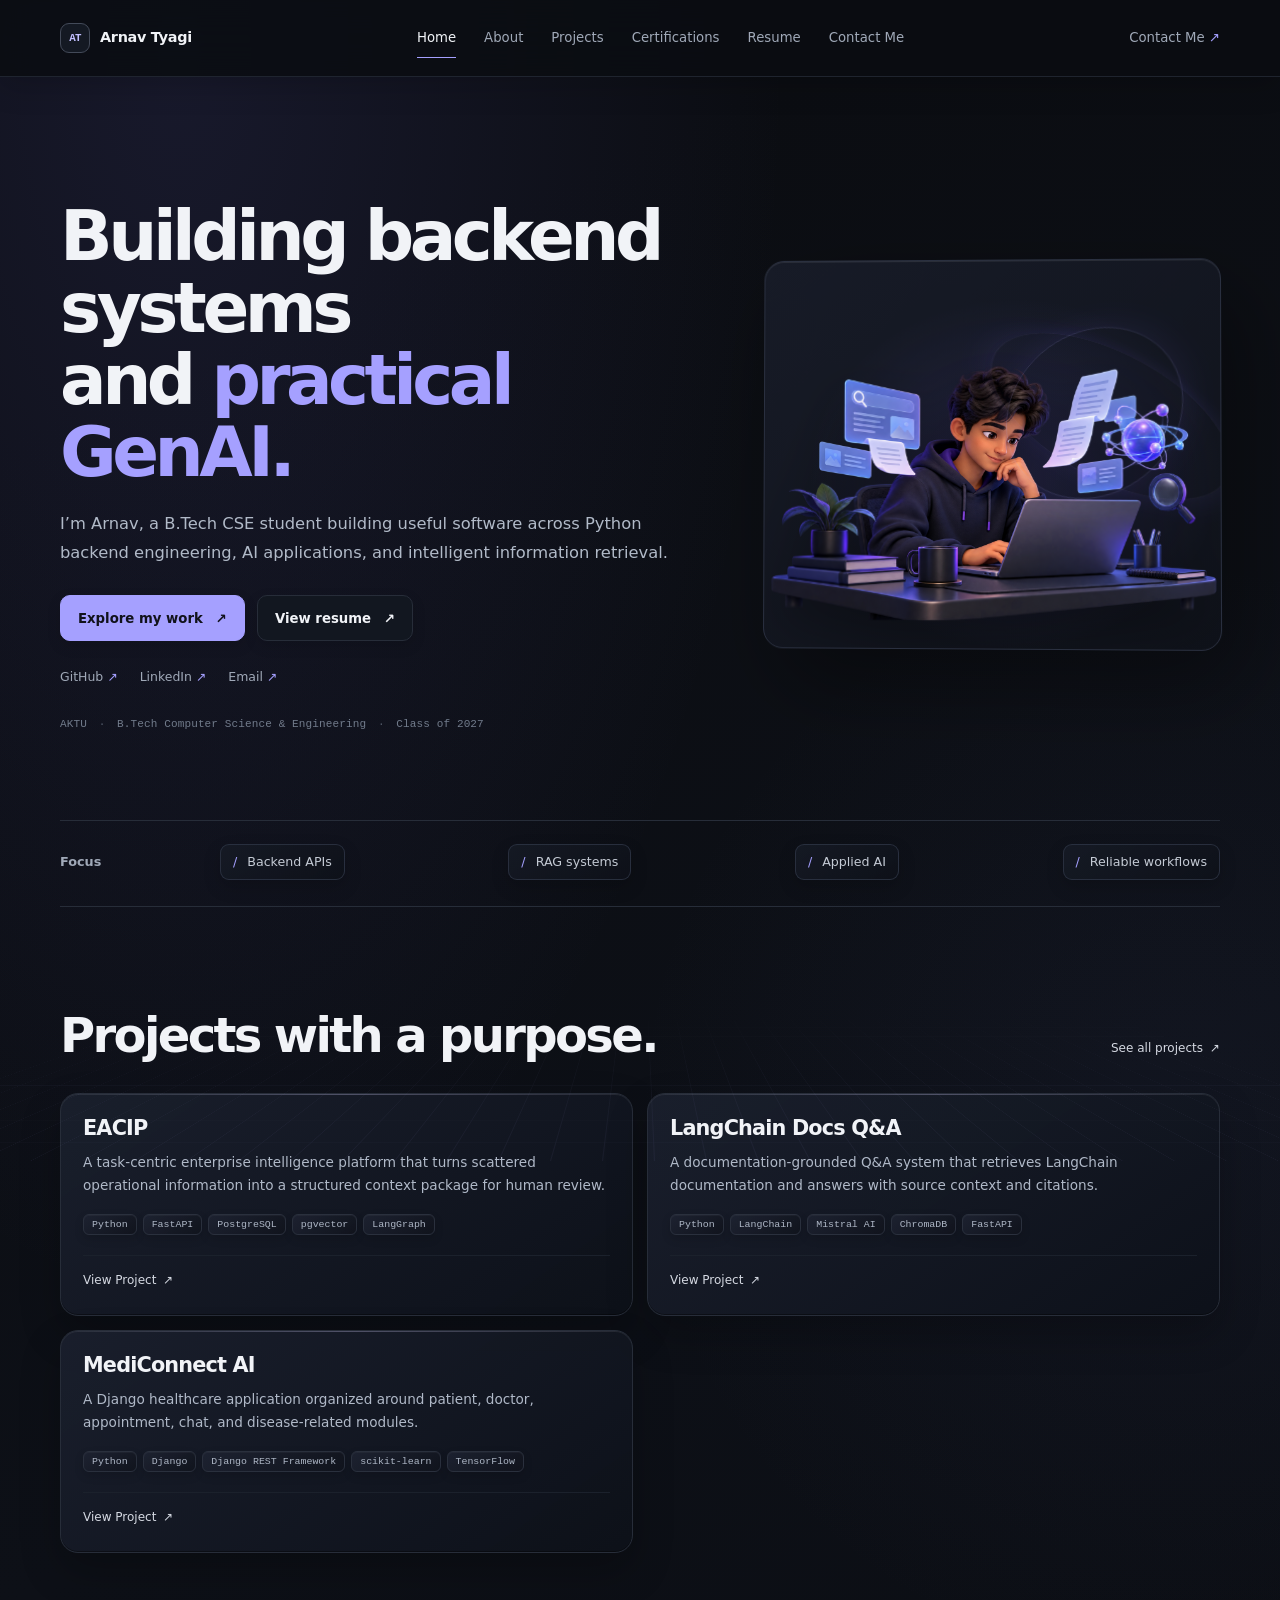
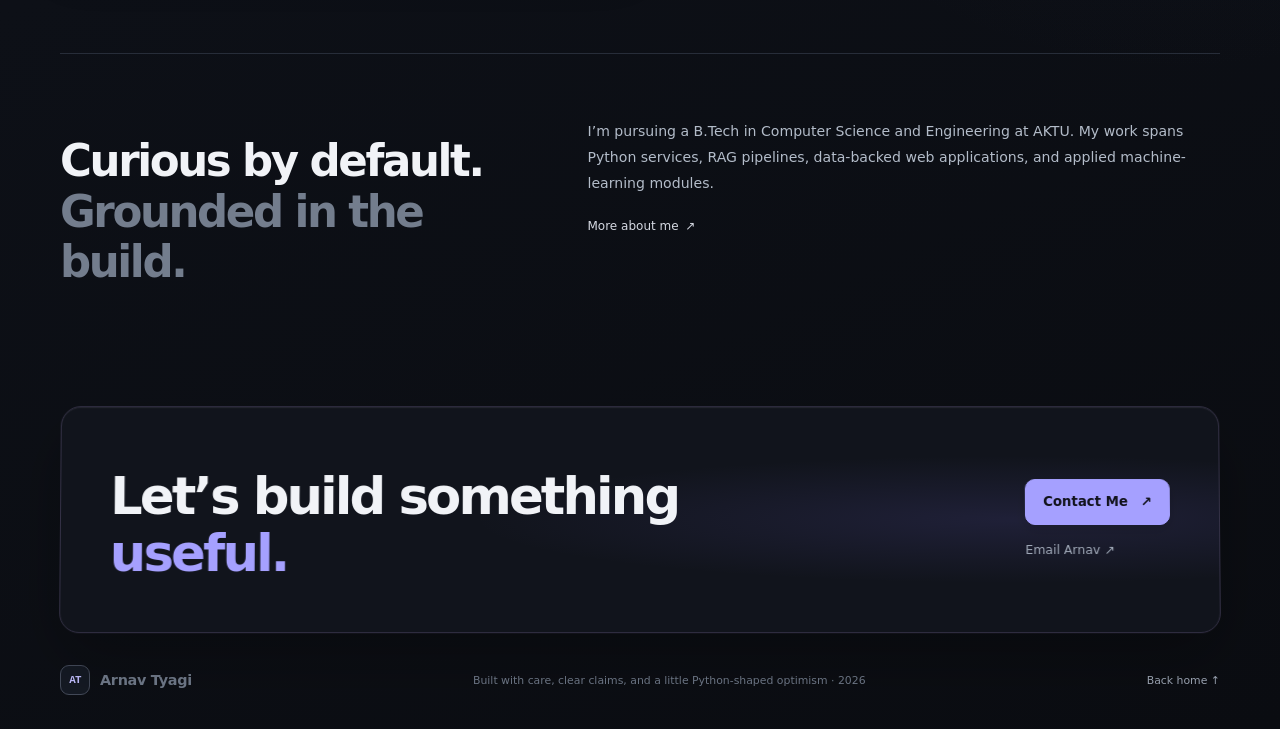
<file: index.html>
<!doctype html>
<html lang="en">
<head>
  <meta charset="utf-8"><meta name="viewport" content="width=device-width, initial-scale=1"><meta name="theme-color" content="#0b0d12">
  <meta name="description" content="Arnav Tyagi builds Python backend systems, practical GenAI applications, and retrieval-augmented generation projects.">
  <meta property="og:title" content="Arnav Tyagi | AI & Software Portfolio"><meta property="og:description" content="Python backend engineering, practical GenAI applications, and software projects."><meta property="og:type" content="website"><meta property="og:url" content="https://arnavvtt.github.io/arnav-tyagi-portfolio/"><meta property="og:image" content="https://arnavvtt.github.io/arnav-tyagi-portfolio/assets/research-hero-3d.png">
  <title>Arnav Tyagi | AI & Software Portfolio</title><link rel="icon" type="image/svg+xml" href="assets/favicon.svg"><link rel="stylesheet" href="styles.css"><script defer src="project-data.js"></script><script defer src="app.js"></script>
</head>
<body data-page="home" data-root=""><a class="skip-link" href="#main">Skip to content</a>
  <header class="site-header"><div class="header-inner" id="site-header-content"></div></header>
  <main id="main">
    <section class="hero section-wrap" id="top" aria-labelledby="hero-title">
      <div class="hero-copy"><h1 id="hero-title">Building backend systems<br>and <span class="accent-text">practical GenAI.</span></h1>
        <p class="hero-lede">I’m Arnav, a B.Tech CSE student building useful software across Python backend engineering, AI applications, and intelligent information retrieval.</p>
        <div class="hero-actions"><a class="button button-primary" href="projects.html">Explore my work <span aria-hidden="true">↗</span></a><a class="button button-secondary" href="resume.html">View resume <span aria-hidden="true">↗</span></a></div>
        <div class="social-row" aria-label="Contact and profiles"><a href="https://github.com/arnavvtt" target="_blank" rel="noreferrer">GitHub <span aria-hidden="true">↗</span></a><a href="https://www.linkedin.com/in/arnav-tyagi-a9aaba295" target="_blank" rel="noreferrer">LinkedIn <span aria-hidden="true">↗</span></a><a href="mailto:arnavt3926@gmail.com">Email <span aria-hidden="true">↗</span></a></div>
        <p class="education-line">AKTU <span>·</span> B.Tech Computer Science & Engineering <span>·</span> Class of 2027</p>
      </div>
      <aside class="hero-visual hero-research" aria-label="3D illustration of a student researching software and AI topics"><img class="research-character" src="assets/research-hero-3d.png" alt="A 3D-styled student at a laptop, researching among floating documents and AI diagrams"><span class="research-orbit research-orbit-one" aria-hidden="true"></span><span class="research-orbit research-orbit-two" aria-hidden="true"></span></aside>
    </section>
    <section class="section-wrap intro-strip" aria-label="Focus areas"><h2>Focus</h2><div class="focus-list"><span>Backend APIs</span><span>RAG systems</span><span>Applied AI</span><span>Reliable workflows</span></div></section>
    <section class="section-wrap section-block home-featured" aria-labelledby="featured-title"><div class="section-heading"><div><h2 id="featured-title">Projects with a purpose.</h2></div><a class="text-link" href="projects.html">See all projects <span aria-hidden="true">↗</span></a></div><div class="project-grid" id="featured-project-grid" aria-live="polite"></div></section>
    <section class="section-wrap home-about"><div><h2>Curious by default.<br><span class="muted-text">Grounded in the build.</span></h2></div><div><p>I’m pursuing a B.Tech in Computer Science and Engineering at AKTU. My work spans Python services, RAG pipelines, data-backed web applications, and applied machine-learning modules.</p><a class="text-link" href="about.html">More about me <span aria-hidden="true">↗</span></a></div></section>
    <section class="section-wrap contact-section"><div><h2>Let’s build something<br><span class="accent-text">useful.</span></h2></div><div class="contact-actions"><a class="button button-primary" href="contact.html">Contact Me <span aria-hidden="true">↗</span></a><a class="contact-link" href="mailto:arnavt3926@gmail.com">Email Arnav <span aria-hidden="true">↗</span></a></div></section>
  </main><footer class="site-footer section-wrap" id="site-footer"></footer>
</body></html>
</file>
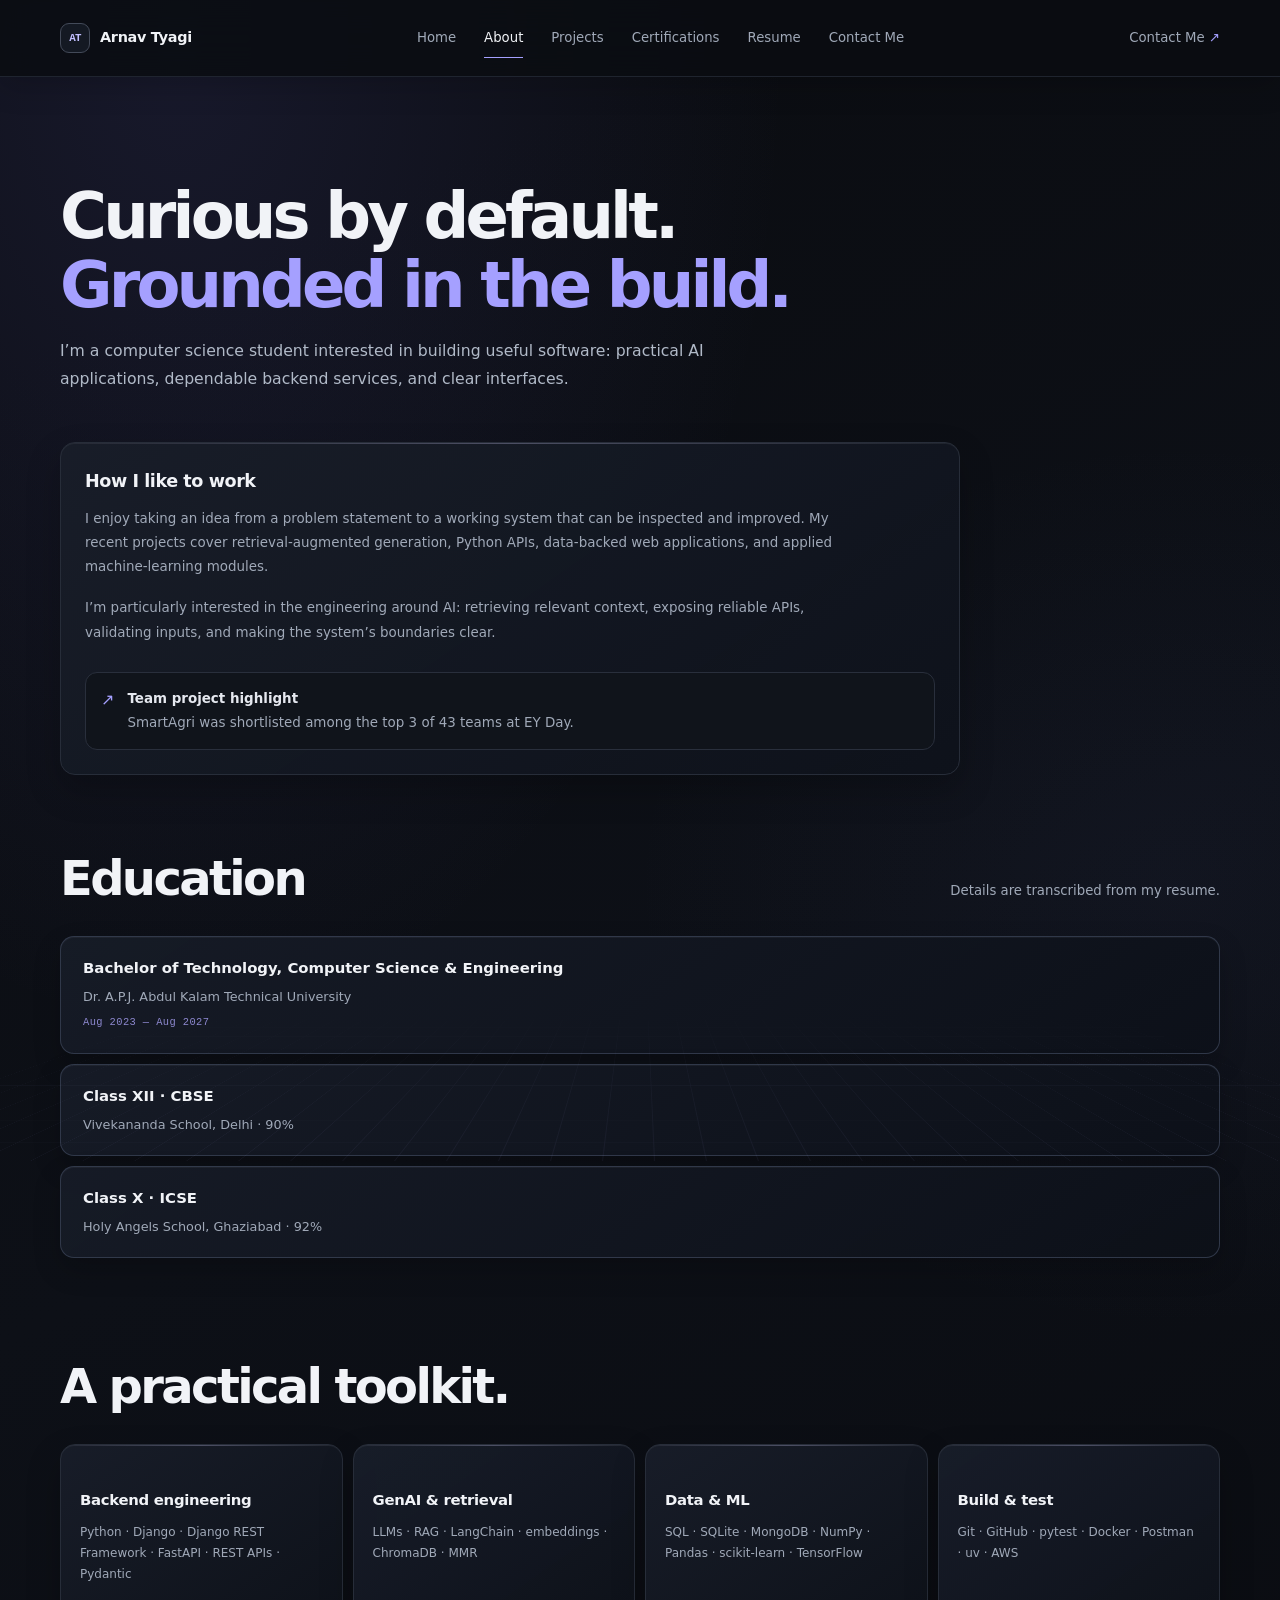
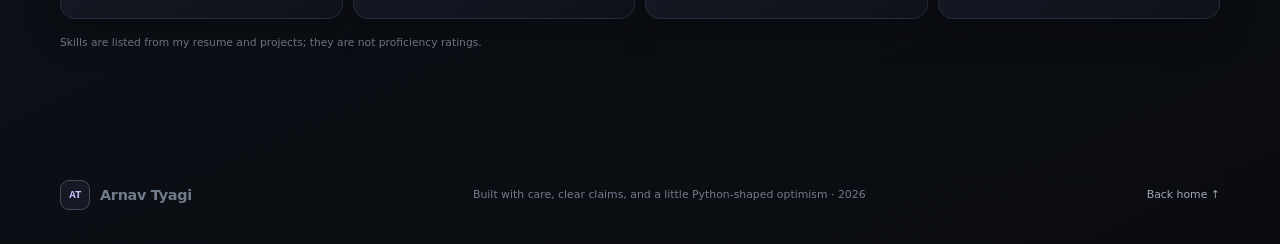
<file: about.html>
<!doctype html><html lang="en"><head><meta charset="utf-8"><meta name="viewport" content="width=device-width, initial-scale=1"><meta name="theme-color" content="#0b0d12"><meta name="description" content="About Arnav Tyagi, his computer science education, and engineering interests."><title>About — Arnav Tyagi</title><link rel="icon" type="image/svg+xml" href="assets/favicon.svg"><link rel="stylesheet" href="styles.css"><script defer src="project-data.js"></script><script defer src="app.js"></script></head>
<body data-page="about" data-root=""><a class="skip-link" href="#main">Skip to content</a><header class="site-header"><div class="header-inner" id="site-header-content"></div></header><main id="main" class="page-main section-wrap"><header class="page-heading"><h1>Curious by default.<br><span class="accent-text">Grounded in the build.</span></h1><p class="page-lede">I’m a computer science student interested in building useful software: practical AI applications, dependable backend services, and clear interfaces.</p></header>
  <section class="content-panel about-copy"><h2>How I like to work</h2><p>I enjoy taking an idea from a problem statement to a working system that can be inspected and improved. My recent projects cover retrieval-augmented generation, Python APIs, data-backed web applications, and applied machine-learning modules.</p><p>I’m particularly interested in the engineering around AI: retrieving relevant context, exposing reliable APIs, validating inputs, and making the system’s boundaries clear.</p><div class="proof-point"><span class="proof-mark" aria-hidden="true">↗</span><p><strong>Team project highlight</strong><br>SmartAgri was shortlisted among the top 3 of 43 teams at EY Day.</p></div></section>
  <section class="section-block education-section"><div class="section-heading"><div><h2>Education</h2></div><p class="section-note">Details are transcribed from my resume.</p></div><div class="timeline"><article class="timeline-item"><div><h3>Bachelor of Technology, Computer Science & Engineering</h3><p>Dr. A.P.J. Abdul Kalam Technical University</p><span class="timeline-date">Aug 2023 — Aug 2027</span></div></article><article class="timeline-item"><div><h3>Class XII · CBSE</h3><p>Vivekananda School, Delhi · 90%</p></div></article><article class="timeline-item"><div><h3>Class X · ICSE</h3><p>Holy Angels School, Ghaziabad · 92%</p></div></article></div></section>
  <section class="section-block"><div class="section-heading"><div><h2>A practical toolkit.</h2></div></div><div class="skills-grid"><article class="skill-panel"><h3>Backend engineering</h3><p>Python · Django · Django REST Framework · FastAPI · REST APIs · Pydantic</p></article><article class="skill-panel"><h3>GenAI & retrieval</h3><p>LLMs · RAG · LangChain · embeddings · ChromaDB · MMR</p></article><article class="skill-panel"><h3>Data & ML</h3><p>SQL · SQLite · MongoDB · NumPy · Pandas · scikit-learn · TensorFlow</p></article><article class="skill-panel"><h3>Build & test</h3><p>Git · GitHub · pytest · Docker · Postman · uv · AWS</p></article></div><p class="skills-caveat">Skills are listed from my resume and projects; they are not proficiency ratings.</p></section>
</main><footer class="site-footer section-wrap" id="site-footer"></footer></body></html>
</file>
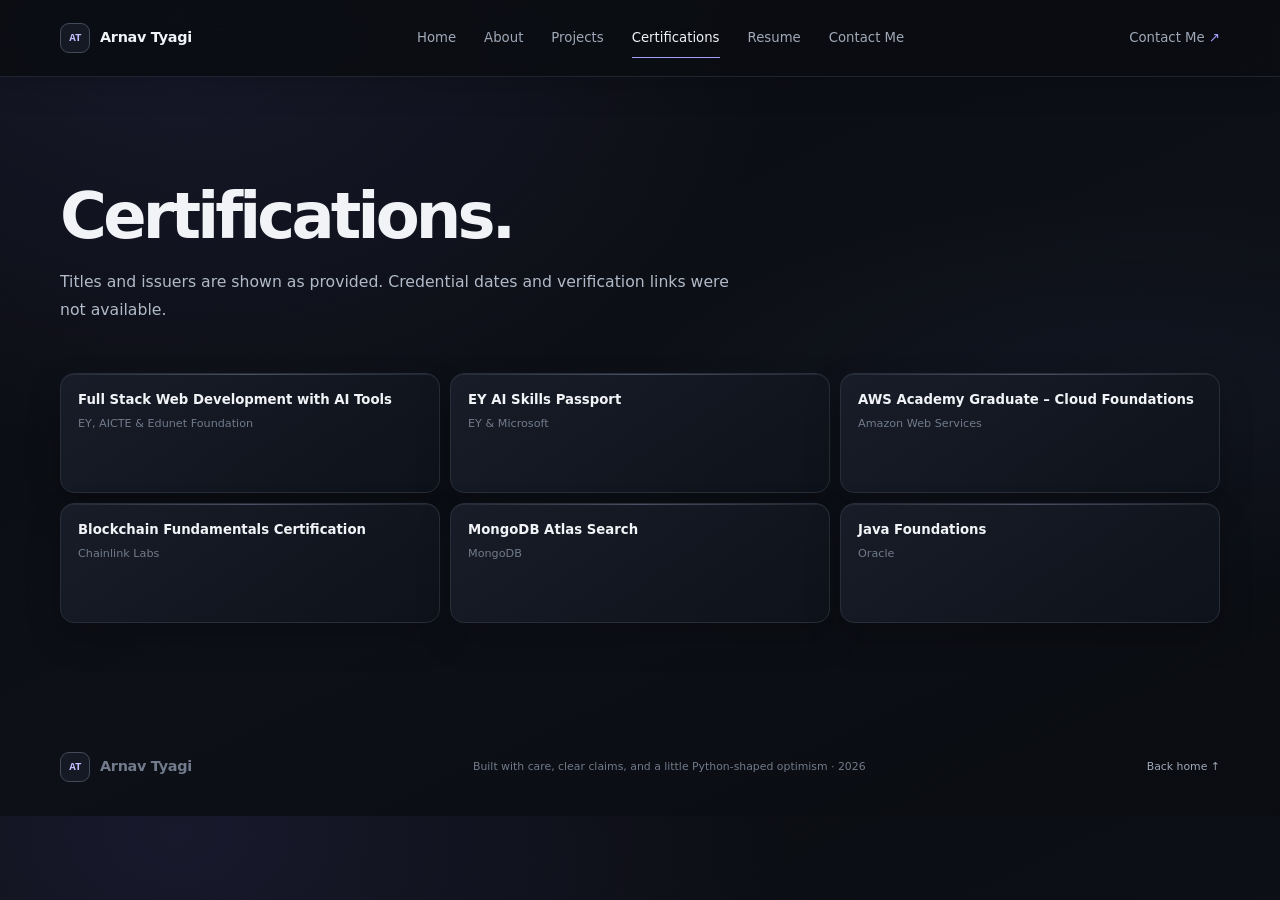
<file: certifications.html>
<!doctype html><html lang="en"><head><meta charset="utf-8"><meta name="viewport" content="width=device-width, initial-scale=1"><meta name="theme-color" content="#0b0d12"><meta name="description" content="Six certification records listed by Arnav Tyagi."><title>Certifications — Arnav Tyagi</title><link rel="icon" type="image/svg+xml" href="assets/favicon.svg"><link rel="stylesheet" href="styles.css"><script defer src="project-data.js"></script><script defer src="app.js"></script></head>
<body data-page="certifications" data-root=""><a class="skip-link" href="#main">Skip to content</a><header class="site-header"><div class="header-inner" id="site-header-content"></div></header><main id="main" class="page-main section-wrap"><header class="page-heading"><h1>Certifications.</h1><p class="page-lede">Titles and issuers are shown as provided. Credential dates and verification links were not available.</p></header><section aria-label="Certification records"><div class="credential-grid credential-page-grid" id="credential-grid"></div></section></main><footer class="site-footer section-wrap" id="site-footer"></footer></body></html>
</file>
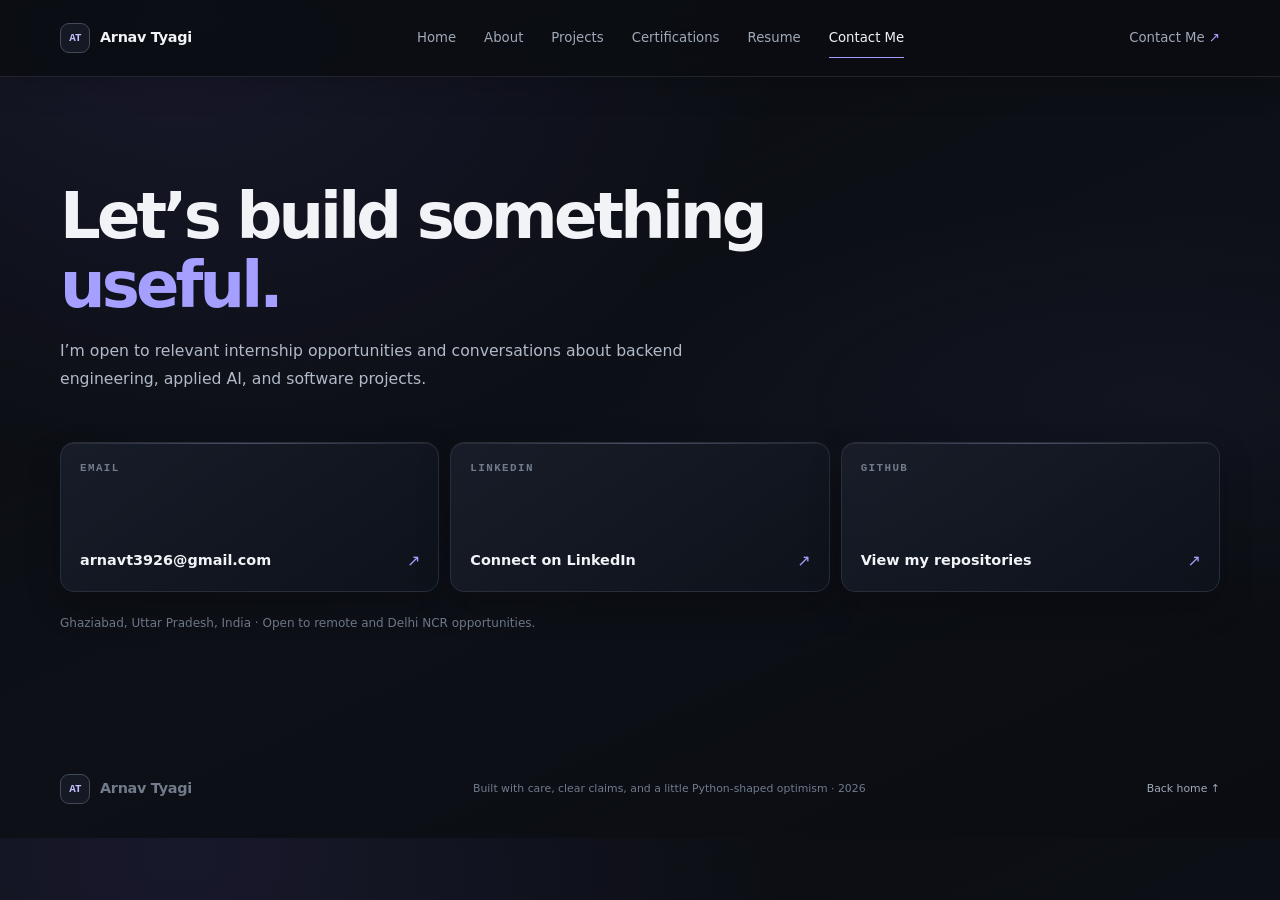
<file: contact.html>
<!doctype html><html lang="en"><head><meta charset="utf-8"><meta name="viewport" content="width=device-width, initial-scale=1"><meta name="theme-color" content="#0b0d12"><meta name="description" content="Contact Arnav Tyagi by email or through his public professional profiles."><title>Contact — Arnav Tyagi</title><link rel="icon" type="image/svg+xml" href="assets/favicon.svg"><link rel="stylesheet" href="styles.css"><script defer src="project-data.js"></script><script defer src="app.js"></script></head>
<body data-page="contact" data-root=""><a class="skip-link" href="#main">Skip to content</a><header class="site-header"><div class="header-inner" id="site-header-content"></div></header><main id="main" class="page-main section-wrap"><header class="page-heading"><h1>Let’s build something<br><span class="accent-text">useful.</span></h1><p class="page-lede">I’m open to relevant internship opportunities and conversations about backend engineering, applied AI, and software projects.</p></header><section class="contact-cards" aria-label="Contact options"><a class="contact-card" href="mailto:arnavt3926@gmail.com"><span class="eyebrow">EMAIL</span><strong>arnavt3926@gmail.com</strong><span class="contact-arrow" aria-hidden="true">↗</span></a><a class="contact-card" href="https://www.linkedin.com/in/arnav-tyagi-a9aaba295" target="_blank" rel="noreferrer"><span class="eyebrow">LINKEDIN</span><strong>Connect on LinkedIn</strong><span class="contact-arrow" aria-hidden="true">↗</span></a><a class="contact-card" href="https://github.com/arnavvtt" target="_blank" rel="noreferrer"><span class="eyebrow">GITHUB</span><strong>View my repositories</strong><span class="contact-arrow" aria-hidden="true">↗</span></a></section><p class="contact-note">Ghaziabad, Uttar Pradesh, India · Open to remote and Delhi NCR opportunities.</p></main><footer class="site-footer section-wrap" id="site-footer"></footer></body></html>
</file>
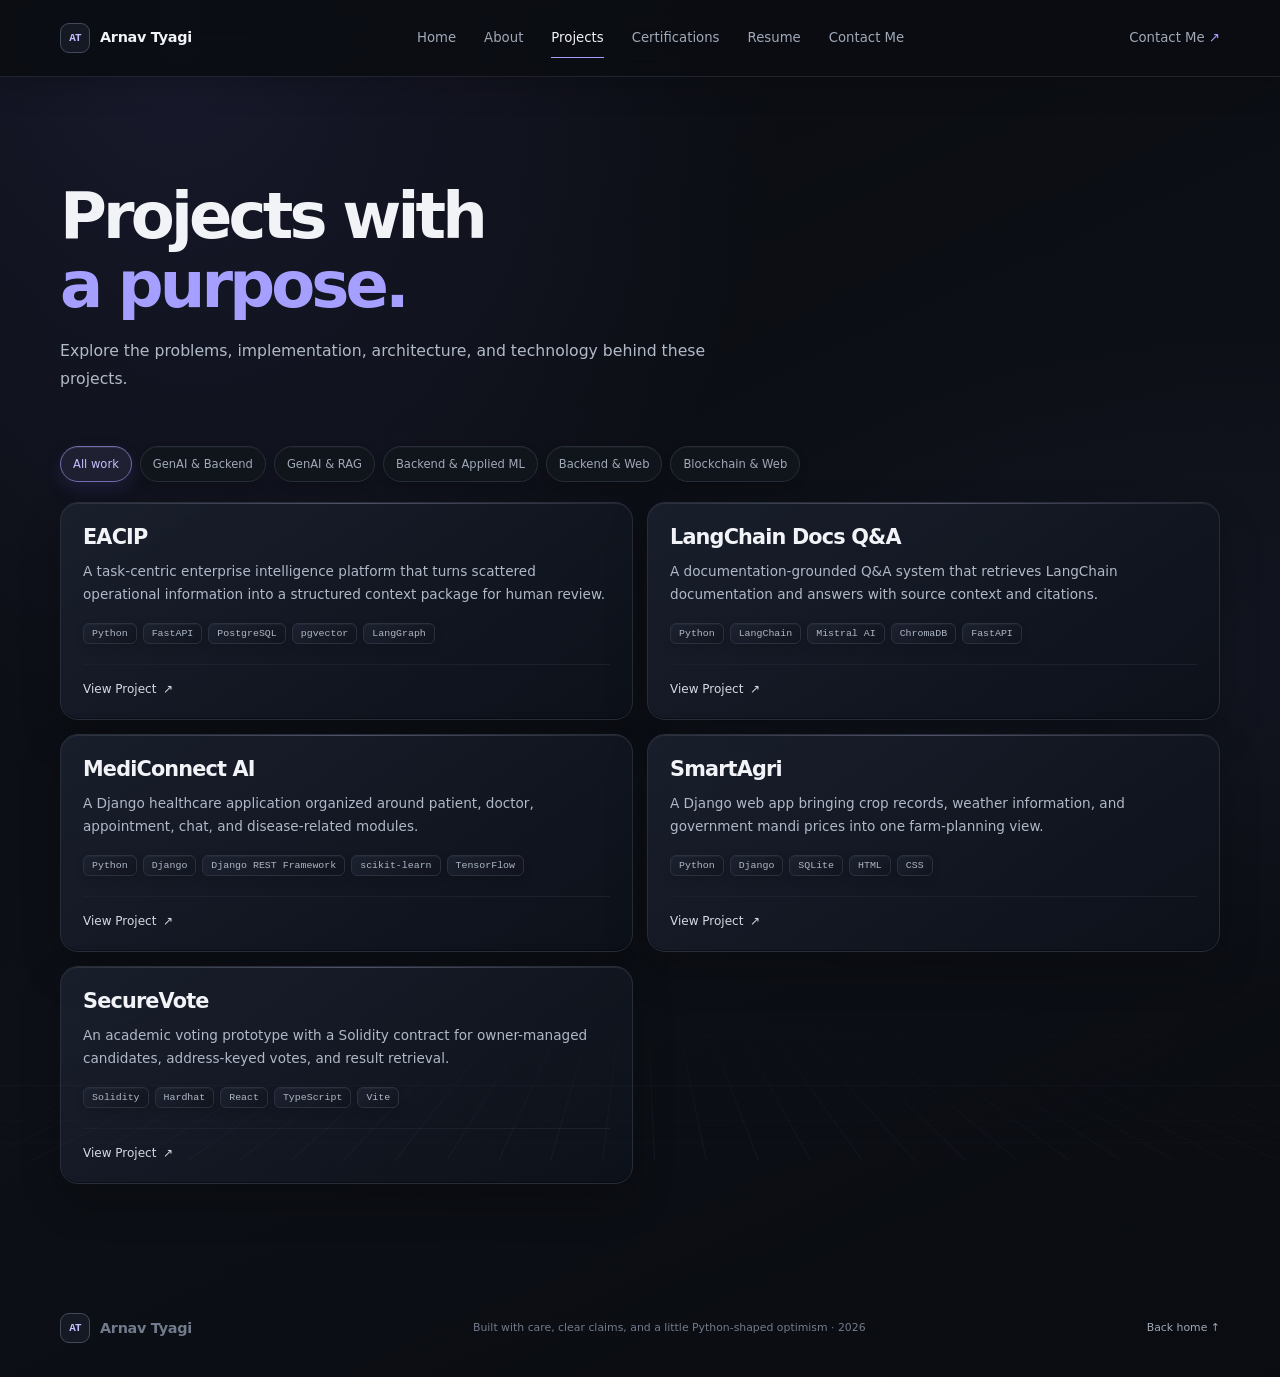
<file: projects.html>
<!doctype html><html lang="en"><head><meta charset="utf-8"><meta name="viewport" content="width=device-width, initial-scale=1"><meta name="theme-color" content="#0b0d12"><meta name="description" content="Five software, backend, AI, and blockchain project case studies by Arnav Tyagi."><title>Projects — Arnav Tyagi</title><link rel="icon" type="image/svg+xml" href="assets/favicon.svg"><link rel="stylesheet" href="styles.css"><script defer src="project-data.js"></script><script defer src="app.js"></script></head>
<body data-page="projects" data-root=""><a class="skip-link" href="#main">Skip to content</a><header class="site-header"><div class="header-inner" id="site-header-content"></div></header><main id="main" class="page-main section-wrap"><header class="page-heading"><h1>Projects with<br><span class="accent-text">a purpose.</span></h1><p class="page-lede">Explore the problems, implementation, architecture, and technology behind these projects.</p></header><section aria-label="Project list"><div class="filter-row" id="project-filters" role="group" aria-label="Filter projects by category"></div><div class="project-grid" id="project-grid" aria-live="polite"></div><noscript><p class="noscript-note">Enable JavaScript to view the project list.</p></noscript></section></main><footer class="site-footer section-wrap" id="site-footer"></footer></body></html>
</file>
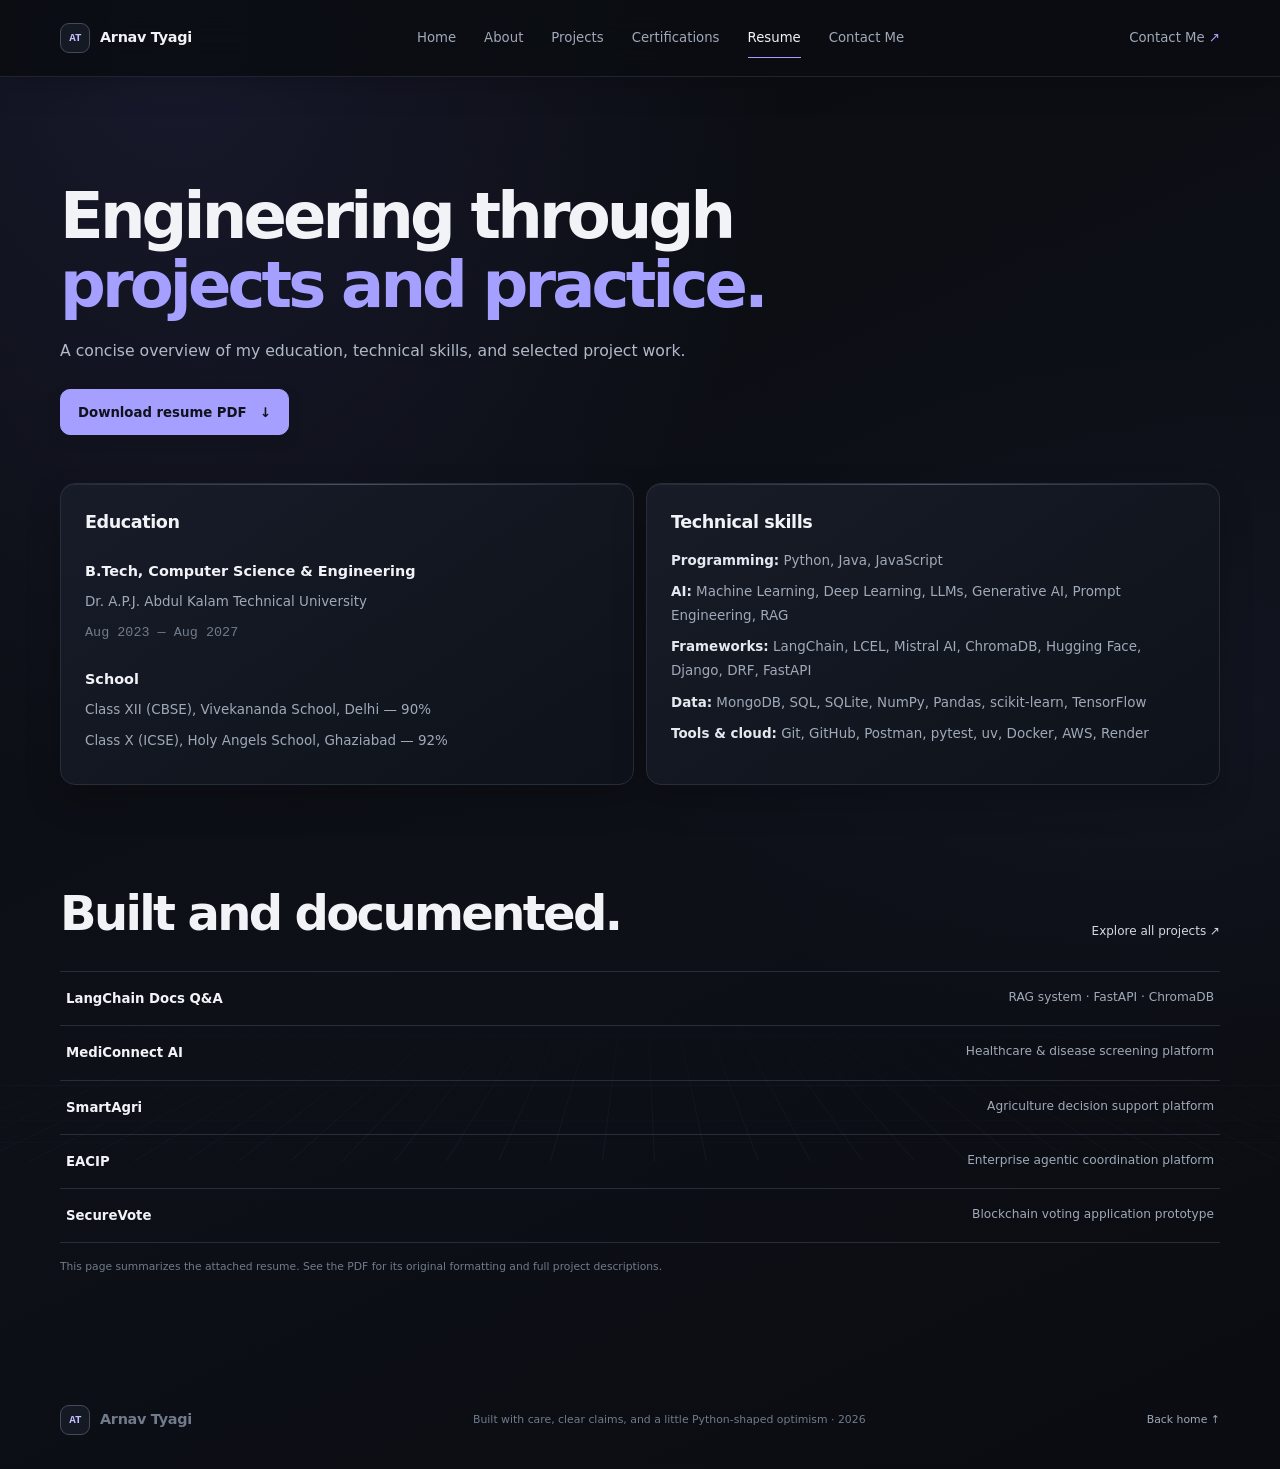
<file: resume.html>
<!doctype html><html lang="en"><head><meta charset="utf-8"><meta name="viewport" content="width=device-width, initial-scale=1"><meta name="theme-color" content="#0b0d12"><meta name="description" content="Resume highlights and downloadable resume PDF for Arnav Tyagi."><title>Resume — Arnav Tyagi</title><link rel="icon" type="image/svg+xml" href="assets/favicon.svg"><link rel="stylesheet" href="styles.css"><script defer src="project-data.js"></script><script defer src="app.js"></script></head>
<body data-page="resume" data-root=""><a class="skip-link" href="#main">Skip to content</a><header class="site-header"><div class="header-inner" id="site-header-content"></div></header><main id="main" class="page-main section-wrap"><header class="page-heading"><h1>Engineering through<br><span class="accent-text">projects and practice.</span></h1><p class="page-lede">A concise overview of my education, technical skills, and selected project work.</p><a class="button button-primary resume-download" href="assets/Arnav_Resume.pdf" download>Download resume PDF <span aria-hidden="true">↓</span></a></header>
  <section class="resume-grid"><article class="content-panel"><h2>Education</h2><h3>B.Tech, Computer Science & Engineering</h3><p>Dr. A.P.J. Abdul Kalam Technical University</p><p class="resume-meta">Aug 2023 — Aug 2027</p><h3>School</h3><p>Class XII (CBSE), Vivekananda School, Delhi — 90%</p><p>Class X (ICSE), Holy Angels School, Ghaziabad — 92%</p></article><article class="content-panel"><h2>Technical skills</h2><p><strong>Programming:</strong> Python, Java, JavaScript</p><p><strong>AI:</strong> Machine Learning, Deep Learning, LLMs, Generative AI, Prompt Engineering, RAG</p><p><strong>Frameworks:</strong> LangChain, LCEL, Mistral AI, ChromaDB, Hugging Face, Django, DRF, FastAPI</p><p><strong>Data:</strong> MongoDB, SQL, SQLite, NumPy, Pandas, scikit-learn, TensorFlow</p><p><strong>Tools & cloud:</strong> Git, GitHub, Postman, pytest, uv, Docker, AWS, Render</p></article></section>
  <section class="section-block"><div class="section-heading"><div><h2>Built and documented.</h2></div><a class="text-link" href="projects.html">Explore all projects ↗</a></div><div class="resume-project-list"><a href="projects/langchain-docs-qa.html"><strong>LangChain Docs Q&A</strong><span>RAG system · FastAPI · ChromaDB</span></a><a href="projects/mediconnect-ai.html"><strong>MediConnect AI</strong><span>Healthcare & disease screening platform</span></a><a href="projects/smartagri.html"><strong>SmartAgri</strong><span>Agriculture decision support platform</span></a><a href="projects/eacip.html"><strong>EACIP</strong><span>Enterprise agentic coordination platform</span></a><a href="projects/securevote.html"><strong>SecureVote</strong><span>Blockchain voting application prototype</span></a></div></section><p class="skills-caveat">This page summarizes the attached resume. See the PDF for its original formatting and full project descriptions.</p>
</main><footer class="site-footer section-wrap" id="site-footer"></footer></body></html>
</file>
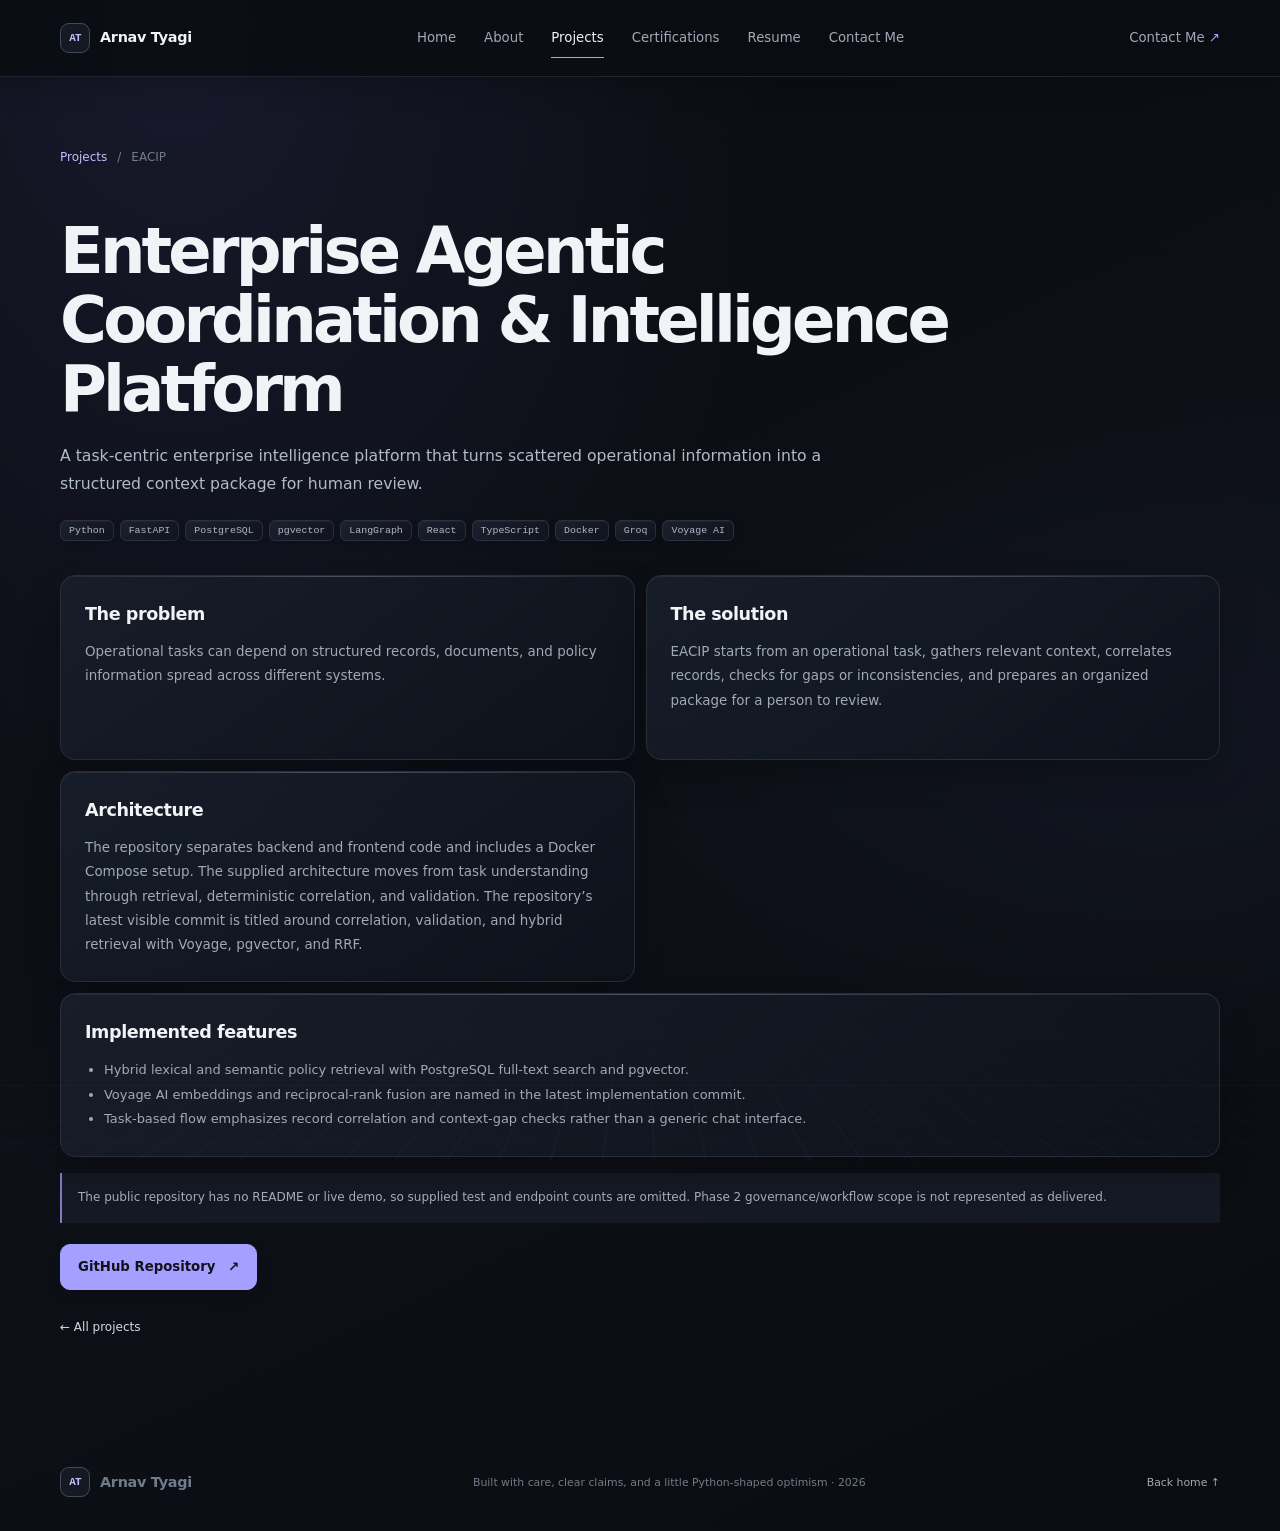
<file: projects/eacip.html>
<!doctype html><html lang="en"><head><meta charset="utf-8"><meta name="viewport" content="width=device-width, initial-scale=1"><meta name="theme-color" content="#0b0d12"><meta name="description" content="EACIP project case study by Arnav Tyagi."><title>EACIP — Arnav Tyagi</title><link rel="icon" type="image/svg+xml" href="../assets/favicon.svg"><link rel="stylesheet" href="../styles.css"><script defer src="../project-data.js"></script><script defer src="../app.js"></script></head><body data-page="case-study" data-case="eacip" data-root="../"><a class="skip-link" href="#main">Skip to content</a><header class="site-header"><div class="header-inner" id="site-header-content"></div></header><main id="main" class="page-main section-wrap"><nav class="breadcrumb" aria-label="Breadcrumb"><a href="../projects.html">Projects</a><span aria-hidden="true">/</span><span>EACIP</span></nav><div id="case-study-content"></div></main><footer class="site-footer section-wrap" id="site-footer"></footer></body></html>
</file>
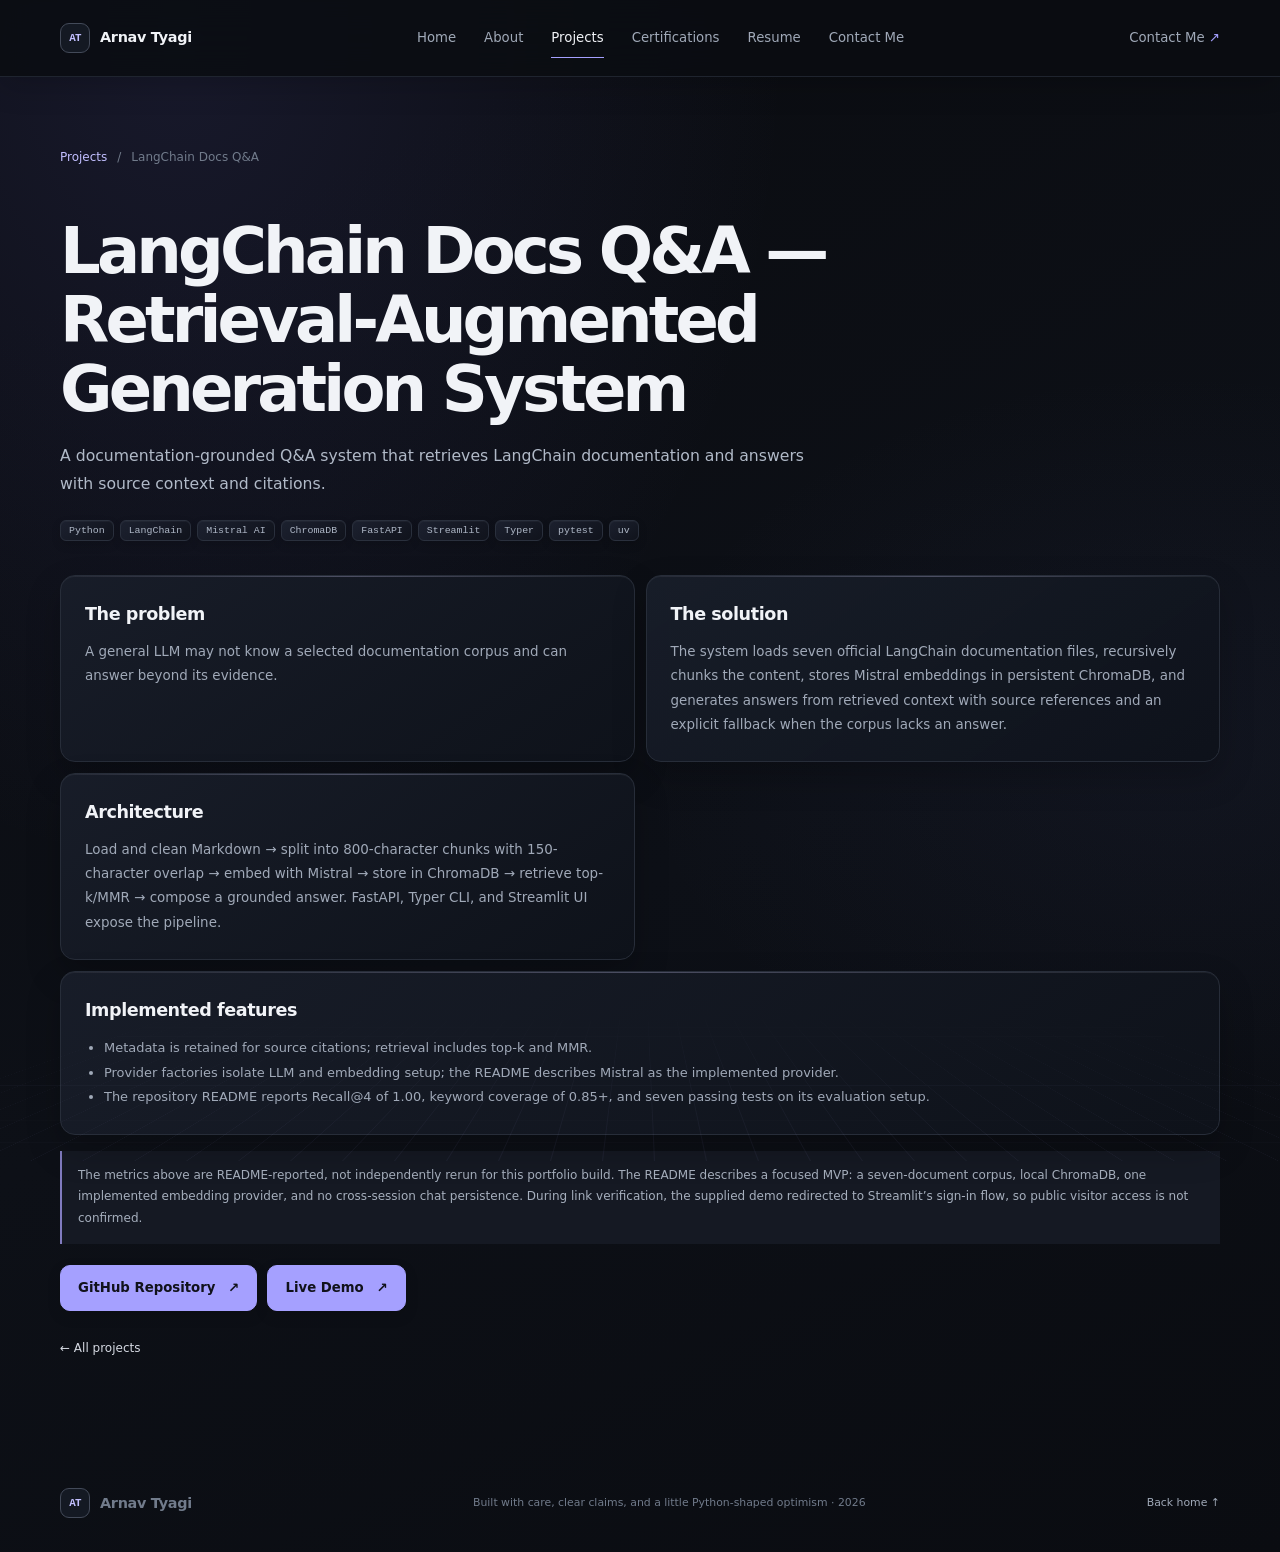
<file: projects/langchain-docs-qa.html>
<!doctype html><html lang="en"><head><meta charset="utf-8"><meta name="viewport" content="width=device-width, initial-scale=1"><meta name="theme-color" content="#0b0d12"><meta name="description" content="LangChain Docs Q&A project case study by Arnav Tyagi."><title>LangChain Docs Q&A — Arnav Tyagi</title><link rel="icon" type="image/svg+xml" href="../assets/favicon.svg"><link rel="stylesheet" href="../styles.css"><script defer src="../project-data.js"></script><script defer src="../app.js"></script></head><body data-page="case-study" data-case="rag" data-root="../"><a class="skip-link" href="#main">Skip to content</a><header class="site-header"><div class="header-inner" id="site-header-content"></div></header><main id="main" class="page-main section-wrap"><nav class="breadcrumb" aria-label="Breadcrumb"><a href="../projects.html">Projects</a><span aria-hidden="true">/</span><span>LangChain Docs Q&A</span></nav><div id="case-study-content"></div></main><footer class="site-footer section-wrap" id="site-footer"></footer></body></html>
</file>
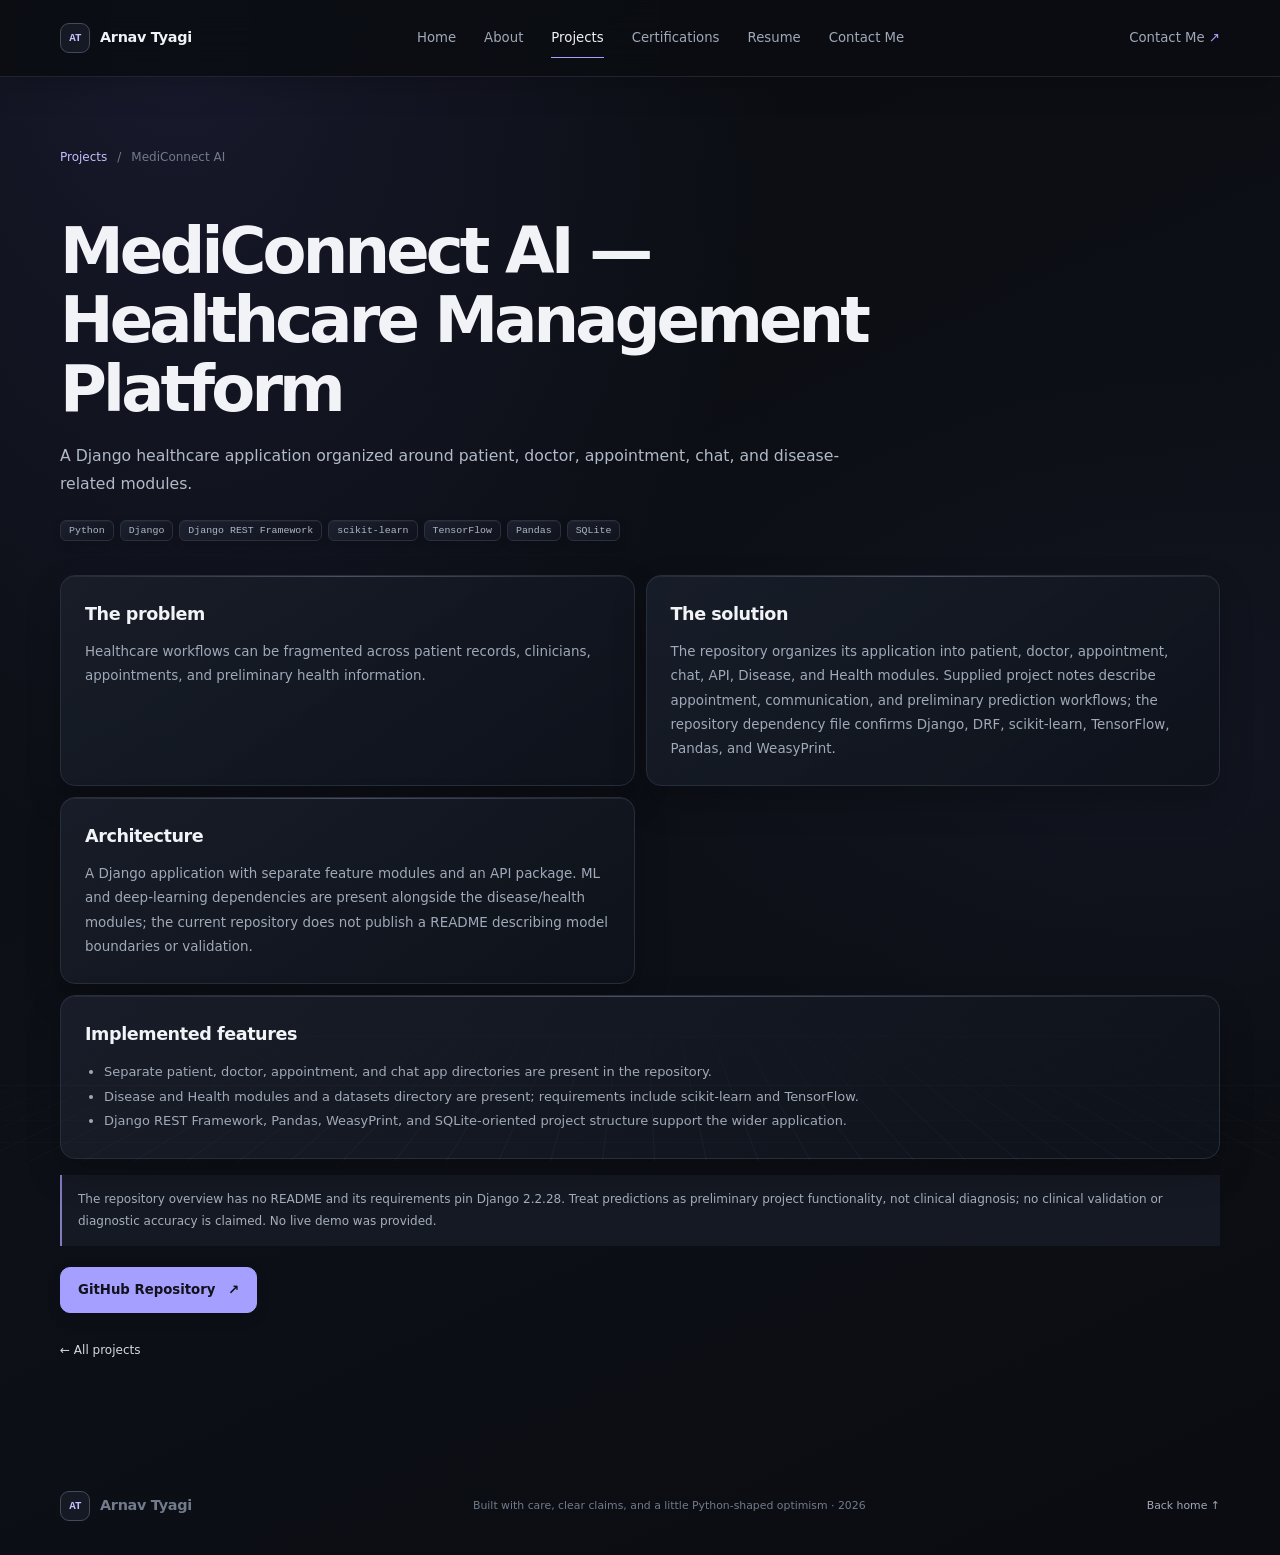
<file: projects/mediconnect-ai.html>
<!doctype html><html lang="en"><head><meta charset="utf-8"><meta name="viewport" content="width=device-width, initial-scale=1"><meta name="theme-color" content="#0b0d12"><meta name="description" content="MediConnect AI project case study by Arnav Tyagi."><title>MediConnect AI — Arnav Tyagi</title><link rel="icon" type="image/svg+xml" href="../assets/favicon.svg"><link rel="stylesheet" href="../styles.css"><script defer src="../project-data.js"></script><script defer src="../app.js"></script></head><body data-page="case-study" data-case="mediconnect" data-root="../"><a class="skip-link" href="#main">Skip to content</a><header class="site-header"><div class="header-inner" id="site-header-content"></div></header><main id="main" class="page-main section-wrap"><nav class="breadcrumb" aria-label="Breadcrumb"><a href="../projects.html">Projects</a><span aria-hidden="true">/</span><span>MediConnect AI</span></nav><div id="case-study-content"></div></main><footer class="site-footer section-wrap" id="site-footer"></footer></body></html>
</file>
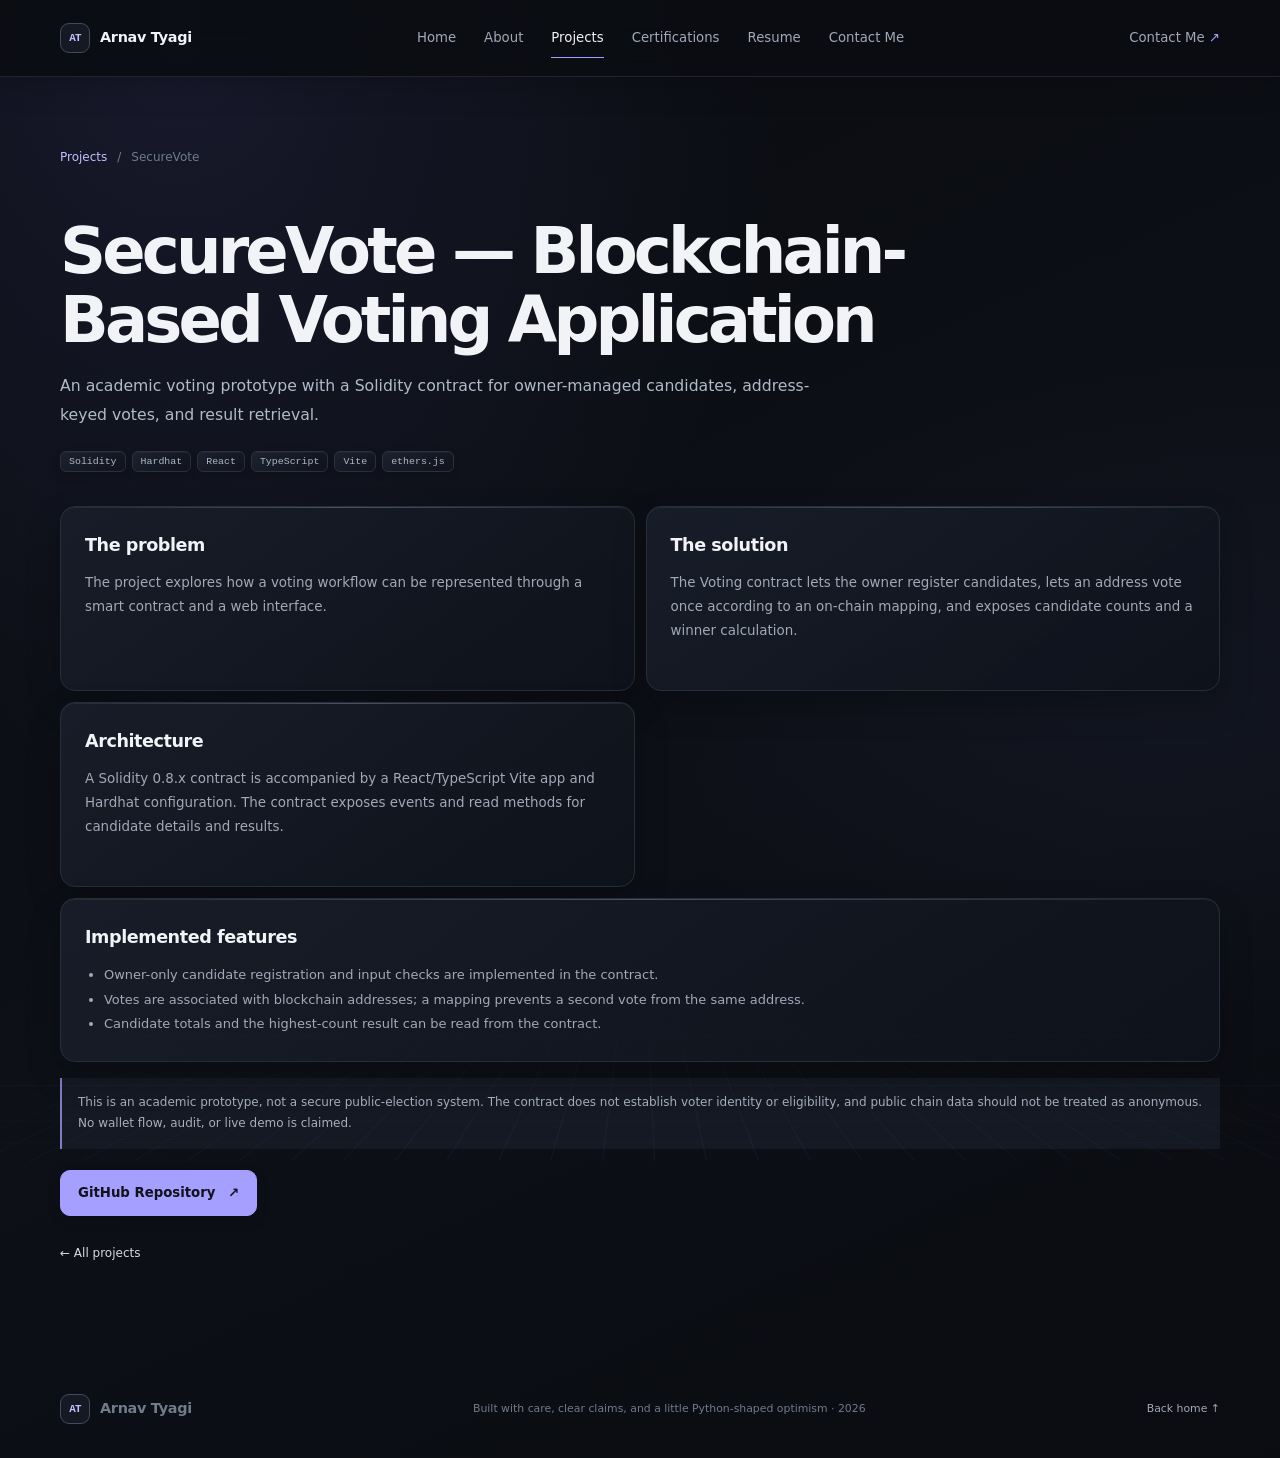
<file: projects/securevote.html>
<!doctype html><html lang="en"><head><meta charset="utf-8"><meta name="viewport" content="width=device-width, initial-scale=1"><meta name="theme-color" content="#0b0d12"><meta name="description" content="SecureVote project case study by Arnav Tyagi."><title>SecureVote — Arnav Tyagi</title><link rel="icon" type="image/svg+xml" href="../assets/favicon.svg"><link rel="stylesheet" href="../styles.css"><script defer src="../project-data.js"></script><script defer src="../app.js"></script></head><body data-page="case-study" data-case="securevote" data-root="../"><a class="skip-link" href="#main">Skip to content</a><header class="site-header"><div class="header-inner" id="site-header-content"></div></header><main id="main" class="page-main section-wrap"><nav class="breadcrumb" aria-label="Breadcrumb"><a href="../projects.html">Projects</a><span aria-hidden="true">/</span><span>SecureVote</span></nav><div id="case-study-content"></div></main><footer class="site-footer section-wrap" id="site-footer"></footer></body></html>
</file>
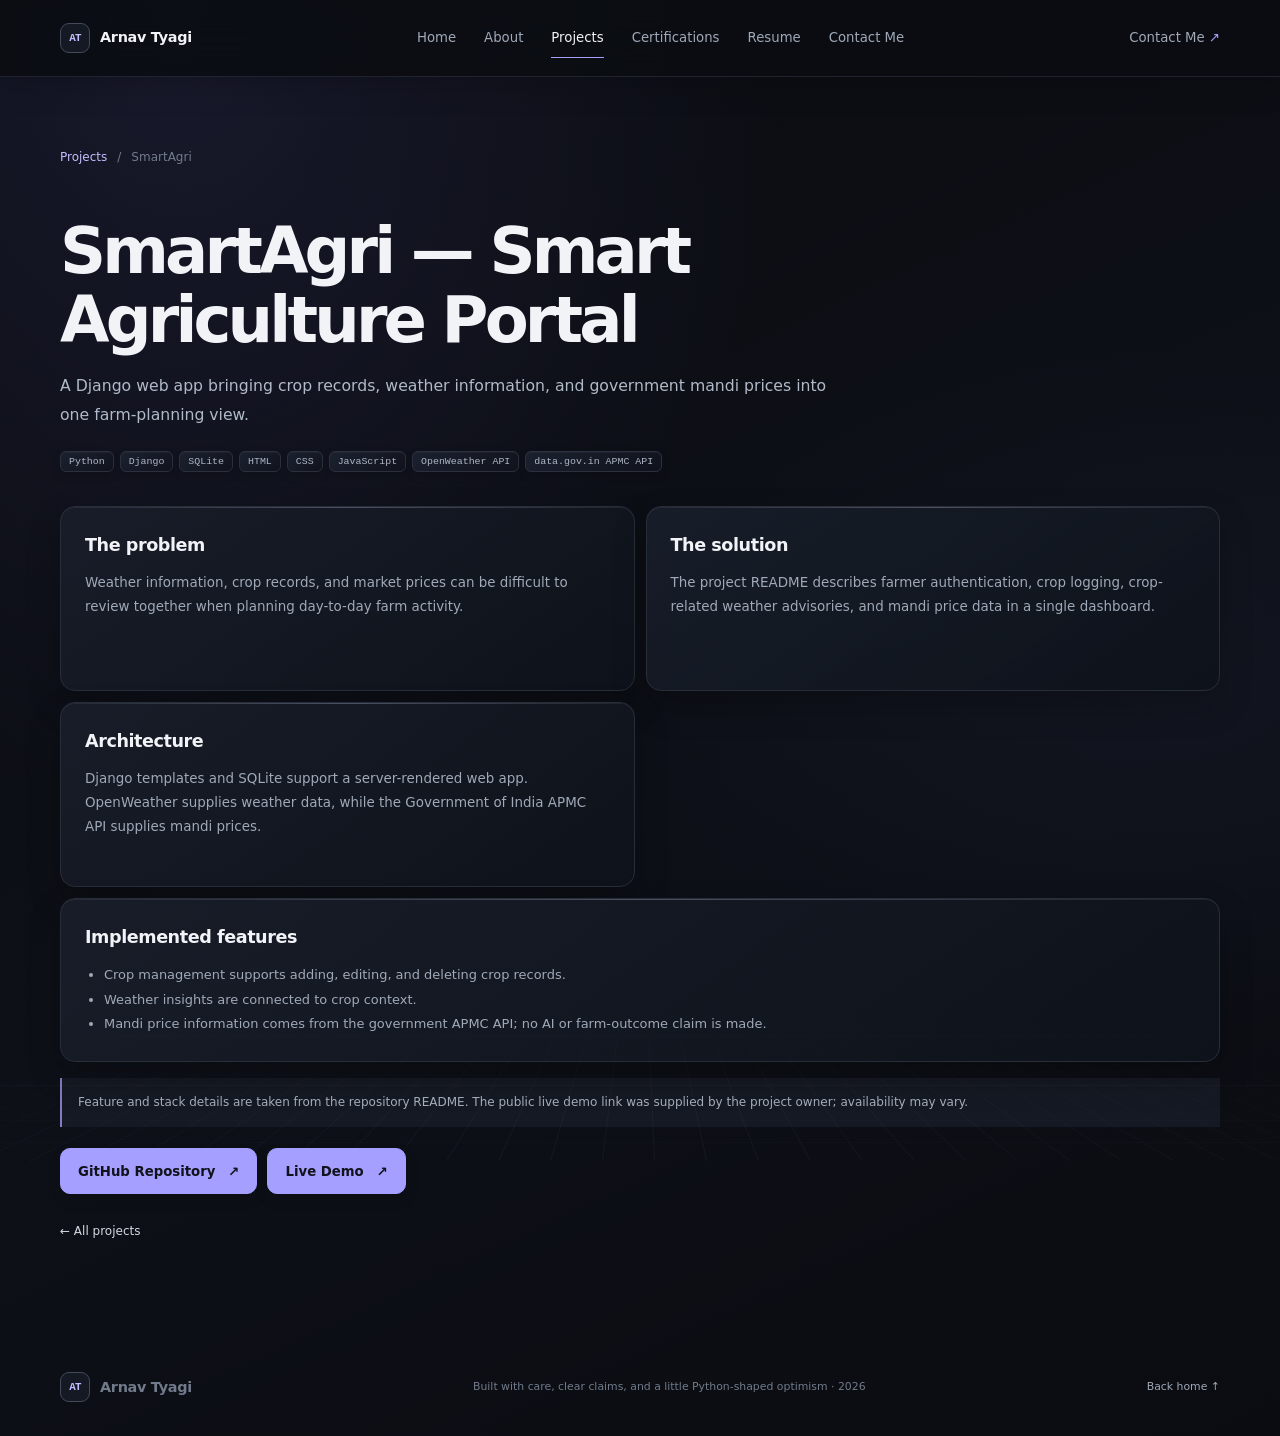
<file: projects/smartagri.html>
<!doctype html><html lang="en"><head><meta charset="utf-8"><meta name="viewport" content="width=device-width, initial-scale=1"><meta name="theme-color" content="#0b0d12"><meta name="description" content="SmartAgri project case study by Arnav Tyagi."><title>SmartAgri — Arnav Tyagi</title><link rel="icon" type="image/svg+xml" href="../assets/favicon.svg"><link rel="stylesheet" href="../styles.css"><script defer src="../project-data.js"></script><script defer src="../app.js"></script></head><body data-page="case-study" data-case="smartagri" data-root="../"><a class="skip-link" href="#main">Skip to content</a><header class="site-header"><div class="header-inner" id="site-header-content"></div></header><main id="main" class="page-main section-wrap"><nav class="breadcrumb" aria-label="Breadcrumb"><a href="../projects.html">Projects</a><span aria-hidden="true">/</span><span>SmartAgri</span></nav><div id="case-study-content"></div></main><footer class="site-footer section-wrap" id="site-footer"></footer></body></html>
</file>
<file: styles.css>
@charset "utf-8";
:root{color-scheme:dark;--bg:#0b0d12;--surface:#11151d;--surface-2:#151a24;--line:#272d39;--line-soft:#1b212c;--text:#f1f3f7;--muted:#a0a9b8;--subtle:#717b8b;--accent:#a5a0ff;--accent-2:#c2bfff;--green:#90d7b3;--radius:18px;--max:1160px;--font:Inter,ui-sans-serif,system-ui,-apple-system,"Segoe UI",sans-serif;--mono:"SFMono-Regular",Consolas,"Liberation Mono",monospace}
*{box-sizing:border-box}html{scroll-behavior:smooth;scroll-padding-top:92px}body{margin:0;background:radial-gradient(ellipse at 14% 2%,rgba(97,93,190,.12),transparent 37rem),var(--bg);color:var(--text);font-family:var(--font);font-size:16px;line-height:1.6;-webkit-font-smoothing:antialiased}a{color:inherit;text-decoration:none}button{font:inherit}.skip-link{position:absolute;left:1rem;top:-5rem;z-index:20;padding:.7rem 1rem;background:var(--text);color:var(--bg);border-radius:8px}.skip-link:focus{top:1rem}:focus-visible{outline:2px solid var(--accent);outline-offset:4px}.section-wrap{width:min(calc(100% - 48px),var(--max));margin-inline:auto}.site-header{position:sticky;top:0;z-index:10;border-bottom:1px solid rgba(39,45,57,.75);background:rgba(11,13,18,.88);backdrop-filter:blur(14px)}.header-inner{width:min(calc(100% - 48px),var(--max));height:76px;margin:auto;display:flex;align-items:center;justify-content:space-between;gap:24px}.wordmark{display:inline-flex;align-items:center;gap:10px;font-size:.9rem;font-weight:650;letter-spacing:-.02em;white-space:nowrap}.wordmark-mark{width:30px;height:30px;display:grid;place-items:center;border:1px solid #434a59;border-radius:9px;background:#141923;color:var(--accent-2);font:600 .68rem var(--mono);letter-spacing:-.06em}.main-nav{display:flex;align-items:center;gap:28px;color:var(--muted);font-size:.83rem}.main-nav a,.header-link,.social-row a,.contact-link,.site-footer>a:last-child{transition:color .18s ease}.main-nav a:hover,.header-link:hover,.social-row a:hover,.contact-link:hover,.site-footer>a:last-child:hover{color:var(--text)}.header-link{color:var(--muted);font-size:.83rem}.header-link span,.social-row span{color:var(--accent)}.hero{min-height:590px;padding-top:100px;padding-bottom:90px;display:grid;grid-template-columns:minmax(0,1.1fr) minmax(330px,.8fr);gap:72px;align-items:center}.eyebrow{margin:0;color:var(--subtle);font:600 .68rem var(--mono);letter-spacing:.13em}.status-dot{display:inline-block;width:7px;height:7px;margin:0 8px 1px 0;border-radius:50%;background:var(--green);box-shadow:0 0 0 4px rgba(144,215,179,.09)}h1,h2,h3,p{margin-top:0}.hero h1{margin:24px 0 20px;font-size:clamp(2.7rem,5.4vw,4.8rem);line-height:1.04;letter-spacing:-.065em;font-weight:650}.accent-text{color:var(--accent)}.hero-lede{max-width:620px;margin-bottom:28px;color:#b1bac8;font-size:1.02rem;line-height:1.8}.hero-actions,.social-row{display:flex;align-items:center;flex-wrap:wrap;gap:12px}.button{min-height:46px;display:inline-flex;align-items:center;justify-content:center;gap:13px;padding:0 17px;border:1px solid var(--line);border-radius:10px;font-size:.83rem;font-weight:620;transition:transform .18s ease,border-color .18s ease,background .18s ease}.button-primary{border-color:#a5a0ff;background:var(--accent);color:#11121b}.button-primary:hover{background:#b9b5ff;transform:translateY(-1px)}.button-disabled{background:#11151d;color:var(--subtle);cursor:not-allowed;font-size:.76rem}.social-row{gap:22px;margin-top:26px;color:var(--muted);font-size:.78rem}.social-row a span{font-size:.78rem}.education-line{margin:31px 0 0;color:var(--subtle);font: .69rem var(--mono);letter-spacing:.01em}.education-line span{padding:0 5px;color:#515a69}.hero-visual{position:relative;isolation:isolate;min-height:375px;overflow:hidden;padding:22px 23px;border:1px solid #2a3040;border-radius:20px;background:linear-gradient(140deg,rgba(26,31,43,.97),rgba(16,20,29,.94));box-shadow:0 28px 70px rgba(0,0,0,.18)}.visual-topline,.visual-foot{display:flex;align-items:center;justify-content:space-between;color:#778193;font: .62rem var(--mono);letter-spacing:.1em}.system-title{position:relative;z-index:1;margin:46px 0 25px;font-size:1.72rem;font-weight:560;line-height:1.2;letter-spacing:-.045em}.flow-list{position:relative;z-index:1;border-top:1px solid #313746}.flow-node{min-height:44px;display:grid;grid-template-columns:42px 1fr 24px;align-items:center;border-bottom:1px solid #313746;color:#d7dce5;font-size:.77rem}.flow-index{color:#737e8e;font: .62rem var(--mono)}.flow-symbol{color:var(--accent)}.visual-foot{margin-top:18px}.visual-rule{width:54px;height:1px;background:var(--accent)}.visual-orbit{position:absolute;z-index:-1;right:-45px;top:50px;width:220px;height:220px;border:1px solid rgba(165,160,255,.16);border-radius:50%;box-shadow:0 0 0 28px rgba(165,160,255,.025),0 0 0 58px rgba(165,160,255,.018)}.intro-strip{display:grid;grid-template-columns:160px 1fr;align-items:center;padding:23px 0 26px;border-top:1px solid var(--line);border-bottom:1px solid var(--line)}.focus-list{display:flex;justify-content:space-between;gap:12px;color:#c4cad4;font-size:.79rem}.focus-list span:before{content:"/";margin-right:10px;color:var(--accent)}.section-block{padding-top:112px}.section-heading{display:flex;justify-content:space-between;align-items:end;gap:35px;margin-bottom:30px}.section-heading h2,.contact-section h2{margin:12px 0 0;font-size:clamp(2rem,3.8vw,3rem);line-height:1.12;letter-spacing:-.055em;font-weight:620}.eyebrow-count{margin-left:8px;color:var(--accent);letter-spacing:normal}.section-note{max-width:390px;margin:0 0 3px;color:var(--muted);font-size:.83rem;line-height:1.7}.filter-row{display:flex;flex-wrap:wrap;gap:8px;margin-bottom:18px}.filter-button{padding:7px 12px;border:1px solid var(--line);border-radius:999px;background:transparent;color:var(--muted);font-size:.74rem;cursor:pointer;transition:all .18s ease}.filter-button[aria-pressed="true"],.filter-button:hover{border-color:#6f6aa4;background:rgba(165,160,255,.09);color:var(--text)}.project-grid{display:grid;grid-template-columns:repeat(2,minmax(0,1fr));gap:14px}.project-card{min-width:0;display:flex;flex-direction:column;padding:22px 22px 20px;border:1px solid var(--line);border-radius:var(--radius);background:linear-gradient(145deg,rgba(20,25,35,.98),rgba(15,18,26,.98));transition:transform .2s ease,border-color .2s ease}.project-card:hover{transform:translateY(-3px);border-color:#454d60}.project-card:first-child{grid-column:1/-1;display:grid;grid-template-columns:minmax(0,1.1fr) minmax(250px,.9fr);gap:20px;min-height:245px}.card-main{display:flex;flex-direction:column}.card-topline{display:flex;align-items:center;justify-content:space-between;gap:12px;margin-bottom:20px}.category-tag{color:var(--accent-2);font: .62rem var(--mono);letter-spacing:.09em;text-transform:uppercase}.project-index{color:#657080;font: .65rem var(--mono)}.project-card h3{margin:0 0 9px;font-size:1.3rem;line-height:1.25;letter-spacing:-.04em}.project-card:first-child h3{font-size:1.55rem}.project-one-line{max-width:660px;margin:0 0 18px;color:#b0b9c8;font-size:.85rem;line-height:1.65}.tag-list{display:flex;flex-wrap:wrap;gap:6px;margin-top:auto}.tech-tag{padding:4px 8px;border:1px solid #2a303d;border-radius:6px;color:#aeb7c6;font: .62rem var(--mono)}.card-bottom{display:flex;align-items:center;justify-content:space-between;gap:12px;margin-top:20px;padding-top:15px;border-top:1px solid var(--line-soft)}.text-link{display:inline-flex;align-items:center;gap:7px;color:#d5d9e2;font-size:.75rem}.text-link:hover{color:var(--accent-2)}.card-repo{color:var(--subtle);font: .62rem var(--mono)}.case-teaser{align-self:stretch;display:flex;flex-direction:column;justify-content:center;gap:10px;padding:18px;border:1px solid #252b37;border-radius:13px;background:rgba(10,12,17,.5)}.case-teaser-label{color:var(--subtle);font: .59rem var(--mono);letter-spacing:.1em}.case-teaser-step{display:flex;justify-content:space-between;gap:10px;padding:8px 0;border-bottom:1px solid var(--line-soft);color:#c5ccd7;font-size:.7rem}.case-teaser-step:last-child{border-bottom:0}.case-teaser-step span:last-child{color:var(--accent)}.skills-section{border-top:1px solid var(--line);margin-top:100px}.skills-grid{display:grid;grid-template-columns:repeat(4,minmax(0,1fr));gap:10px}.skill-panel{position:relative;min-height:175px;padding:19px;border:1px solid var(--line);border-radius:15px;background:#10141b}.skill-number{color:var(--accent);font: .62rem var(--mono)}.skill-panel h3{margin:25px 0 9px;font-size:.93rem;letter-spacing:-.02em}.skill-panel p{margin:0;color:var(--muted);font-size:.75rem;line-height:1.75}.skills-caveat{margin:15px 0 0;color:var(--subtle);font-size:.67rem}.credential-section{border-top:1px solid var(--line);margin-top:100px}.credential-grid{display:grid;grid-template-columns:repeat(3,minmax(0,1fr));gap:10px}.credential-card{min-height:120px;padding:17px;border:1px solid var(--line);border-radius:14px;background:#10141b}.credential-mark{display:grid;width:27px;height:27px;place-items:center;margin-bottom:17px;border:1px solid #45425e;border-radius:8px;background:rgba(165,160,255,.08);color:var(--accent);font: .7rem var(--mono)}.credential-card h3{margin:0 0 6px;font-size:.83rem;line-height:1.4}.credential-card p{margin:0;color:var(--subtle);font-size:.7rem}.about-section{display:grid;grid-template-columns:.85fr 1.15fr;gap:60px;border-top:1px solid var(--line);margin-top:100px;padding-bottom:110px}.about-label h2{margin:18px 0;font-size:clamp(1.9rem,3.4vw,2.8rem);line-height:1.16;letter-spacing:-.055em;font-weight:600}.muted-text{color:#737d8d}.about-copy>p{margin:0 0 17px;color:#b3bcc9;font-size:.88rem;line-height:1.85}.proof-point{display:flex;gap:13px;align-items:flex-start;margin-top:27px;padding:14px 15px;border:1px solid #292f3c;border-radius:12px;background:#10141b}.proof-mark{color:var(--accent);font-size:1rem}.proof-point p{margin:0;color:var(--muted);font-size:.75rem;line-height:1.65}.proof-point strong{color:#e5e8ef;font-weight:600}.contact-section{display:flex;justify-content:space-between;align-items:center;gap:32px;padding:49px;border:1px solid #343146;border-radius:20px;background:radial-gradient(ellipse at 82% 50%,rgba(113,101,213,.15),transparent 40%),#11141c}.contact-section h2{font-size:clamp(2.2rem,4vw,3.3rem)}.contact-actions{display:flex;flex-direction:column;align-items:flex-start;gap:15px}.contact-link{color:var(--muted);font-size:.78rem}.site-footer{display:flex;justify-content:space-between;align-items:center;gap:20px;padding-top:33px;padding-bottom:34px;color:var(--subtle);font-size:.68rem}.site-footer p{margin:0}.site-footer>a:last-child{color:var(--muted)}.project-dialog{width:min(780px,calc(100% - 32px));max-height:min(88vh,900px);padding:0;border:1px solid #353b49;border-radius:20px;background:#10141b;color:var(--text);box-shadow:0 30px 120px #000b}.project-dialog::backdrop{background:rgba(3,4,8,.78);backdrop-filter:blur(5px)}.dialog-inner{padding:26px 29px 30px}.dialog-top{display:flex;justify-content:space-between;align-items:center}.icon-button{width:36px;height:36px;border:1px solid var(--line);border-radius:9px;background:#171c25;color:var(--muted);font-size:1.35rem;cursor:pointer}.dialog-inner h2{margin:16px 0 7px;font-size:clamp(1.7rem,4vw,2.4rem);line-height:1.15;letter-spacing:-.05em}.dialog-summary{max-width:670px;color:#b4bdca;font-size:.9rem;line-height:1.75}.dialog-stack{display:flex;flex-wrap:wrap;gap:6px;padding:15px 0 20px;border-bottom:1px solid var(--line)}.case-grid{display:grid;grid-template-columns:1fr 1fr;gap:20px;padding-top:20px}.case-grid section{padding:14px;border:1px solid var(--line-soft);border-radius:11px;background:#121720}.case-grid h3{margin:0 0 7px;font-size:.77rem;color:var(--accent-2)}.case-grid p,.case-grid li{margin:0;color:#aab4c3;font-size:.74rem;line-height:1.7}.case-grid ul{margin:0;padding-left:17px}.dialog-caveat{margin:19px 0 0;padding:12px 14px;border-left:2px solid #817bbf;background:#151923;color:#9da7b5;font-size:.7rem;line-height:1.7}.dialog-links{display:flex;gap:16px;flex-wrap:wrap;margin-top:20px}.dialog-links .button{min-height:40px}.empty-filter{grid-column:1/-1;color:var(--muted)}.noscript-note{padding:20px;color:var(--muted)}
@media(max-width:900px){.hero{grid-template-columns:1fr 340px;gap:35px;padding-top:80px}.hero h1{font-size:clamp(2.6rem,6.1vw,4rem)}.skills-grid{grid-template-columns:repeat(2,minmax(0,1fr))}.project-card:first-child{grid-template-columns:1fr}.case-teaser{display:none}.project-card:first-child{display:flex}.about-section{gap:35px}}
@media(max-width:650px){html{scroll-padding-top:78px}.section-wrap,.header-inner{width:min(calc(100% - 34px),var(--max))}.header-inner{height:66px}.main-nav{order:3;width:100%;justify-content:space-between;gap:10px;padding:0 0 11px;font-size:.7rem}.header-inner{height:auto;min-height:66px;flex-wrap:wrap;padding-top:10px}.header-link{margin-left:auto}.hero{min-height:auto;grid-template-columns:1fr;gap:31px;padding-top:64px;padding-bottom:53px}.hero h1{font-size:clamp(2.7rem,11vw,4rem)}.hero-lede{font-size:.94rem}.hero-visual{min-height:340px}.intro-strip{grid-template-columns:1fr;gap:12px;padding:19px 0}.focus-list{flex-wrap:wrap;justify-content:flex-start;gap:11px 18px;font-size:.72rem}.section-block{padding-top:77px}.section-heading{display:block;margin-bottom:23px}.section-note{margin-top:12px;font-size:.78rem}.project-grid{grid-template-columns:1fr}.project-card:first-child{grid-column:auto}.project-card{padding:18px}.skills-section,.credential-section,.about-section{margin-top:72px}.skills-grid{gap:8px}.skill-panel{min-height:190px;padding:15px}.skill-panel h3{margin-top:20px;font-size:.82rem}.skill-panel p{font-size:.7rem}.credential-grid{grid-template-columns:1fr 1fr;gap:8px}.credential-card{padding:14px;min-height:134px}.about-section{grid-template-columns:1fr;gap:8px;padding-bottom:70px}.about-label h2{font-size:2.1rem}.contact-section{display:block;padding:29px 24px}.contact-actions{margin-top:26px}.site-footer{display:grid;grid-template-columns:1fr auto;gap:13px}.site-footer p{grid-column:1/-1;grid-row:2}.case-grid{grid-template-columns:1fr;gap:10px}.dialog-inner{padding:19px}.dialog-summary{font-size:.82rem}}
@media(max-width:380px){.wordmark{font-size:.78rem}.main-nav{font-size:.66rem}.credential-grid{grid-template-columns:1fr}.education-line{font-size:.61rem}.button{padding:0 12px}.filter-button{font-size:.68rem}}
@media(prefers-reduced-motion:reduce){*,*::before,*::after{scroll-behavior:auto!important;transition:none!important;animation:none!important}}
.project-status{width:max-content;display:inline-flex;align-items:center;gap:6px;margin:-11px 0 9px;padding:3px 7px;border:1px solid rgba(144,215,179,.28);border-radius:999px;background:rgba(144,215,179,.06);color:#a9dfc1;font: .58rem var(--mono);letter-spacing:.08em;text-transform:uppercase}.project-status span{width:5px;height:5px;border-radius:50%;background:var(--green)}
.button-secondary{background:#121720;color:var(--text)}.button-secondary:hover{border-color:#716daf;background:#171a28}
.page-main{min-height:70vh;padding-top:64px;padding-bottom:96px}.page-heading{max-width:800px;padding:23px 0 48px}.page-heading h1,.case-hero h1{margin:18px 0 17px;font-size:clamp(2.6rem,5vw,4.25rem);line-height:1.08;letter-spacing:-.06em;font-weight:640}.page-lede{max-width:690px;margin:0;color:#b1bac8;font-size:.98rem;line-height:1.8}.section-block{padding-top:90px}.home-featured .section-heading{align-items:end}.home-featured .text-link{margin-bottom:5px}.home-about{display:grid;grid-template-columns:.85fr 1.15fr;gap:60px;border-top:1px solid var(--line);margin-top:100px;padding-top:64px;padding-bottom:100px}.home-about h2{margin:18px 0;font-size:clamp(1.9rem,3.4vw,2.8rem);line-height:1.16;letter-spacing:-.055em;font-weight:600}.home-about>div:last-child p{margin:0 0 16px;color:#b3bcc9;font-size:.88rem;line-height:1.85}
.content-panel{padding:24px;border:1px solid var(--line);border-radius:15px;background:#10141b}.content-panel h2{margin:0 0 12px;font-size:1.1rem;letter-spacing:-.025em}.content-panel h3{margin:23px 0 7px;font-size:.9rem}.content-panel p{color:var(--muted);font-size:.84rem;line-height:1.8}.content-panel p:last-child{margin-bottom:0}.about-copy{max-width:900px}.about-copy>p{max-width:780px}.education-section{padding-top:65px}.timeline{border-top:1px solid var(--line)}.timeline-item{display:grid;grid-template-columns:220px 1fr;gap:24px;padding:23px 8px;border-bottom:1px solid var(--line)}.timeline-date{color:var(--accent);font: .65rem var(--mono);letter-spacing:.04em}.timeline-item h3{margin:0 0 6px;font-size:.93rem}.timeline-item p{margin:0;color:var(--muted);font-size:.8rem}.filter-row{display:flex;flex-wrap:wrap;gap:8px;margin:4px 0 20px}.filter-button{padding:8px 12px;border:1px solid var(--line);border-radius:999px;background:#10141b;color:var(--muted);font-size:.72rem;cursor:pointer}.filter-button:hover,.filter-button[aria-pressed="true"]{border-color:#716daf;background:rgba(165,160,255,.09);color:var(--accent-2)}.credential-page-grid{padding-top:0}.credential-card h2{margin:0 0 6px;font-size:.83rem;line-height:1.4}.credential-card p{margin:0;color:var(--subtle);font-size:.7rem}.resume-download{margin-top:24px}.resume-grid{display:grid;grid-template-columns:1fr 1fr;gap:12px}.resume-grid .content-panel{min-height:260px}.resume-grid .content-panel>p:not(.eyebrow){margin:7px 0}.resume-grid strong{color:#e5e8ef;font-weight:600}.resume-meta{color:var(--subtle)!important;font: .68rem var(--mono)}.resume-project-list{border-top:1px solid var(--line)}.resume-project-list a{display:flex;justify-content:space-between;gap:18px;padding:16px 6px;border-bottom:1px solid var(--line);font-size:.83rem}.resume-project-list a:hover strong{color:var(--accent-2)}.resume-project-list span{color:var(--muted);font-size:.76rem}.contact-cards{display:grid;grid-template-columns:repeat(3,minmax(0,1fr));gap:11px}.contact-card{position:relative;min-height:150px;display:flex;flex-direction:column;align-items:flex-start;justify-content:space-between;padding:19px;border:1px solid var(--line);border-radius:14px;background:#10141b;transition:border-color .18s ease,transform .18s ease}.contact-card:hover{transform:translateY(-2px);border-color:#625e91}.contact-card strong{font-size:.9rem;font-weight:580}.contact-arrow{position:absolute;right:18px;bottom:17px;color:var(--accent)}.contact-note{margin-top:22px;color:var(--subtle);font-size:.75rem}.breadcrumb{display:flex;gap:10px;align-items:center;margin:7px 0 28px;color:var(--subtle);font-size:.75rem}.breadcrumb a{color:var(--accent-2)}.case-hero{max-width:900px;padding:4px 0 34px}.case-hero .page-lede{max-width:780px}.case-stack{margin-top:22px}.case-study-grid{display:grid;grid-template-columns:1fr 1fr;gap:11px}.case-study-grid .content-panel{min-height:185px}.case-study-grid .content-panel p{margin:0}.case-study-grid .feature-panel{grid-column:1/-1;min-height:0}.feature-list{margin:0;padding-left:19px;color:var(--muted);font-size:.81rem;line-height:1.9}.case-caveat{margin:16px 0 0;padding:14px 16px;border-left:2px solid #817bbf;background:#151923;color:#a6afbd;font-size:.75rem;line-height:1.8}.case-links{display:flex;flex-wrap:wrap;gap:10px;margin-top:21px}.case-back{display:inline-block;margin-top:28px}.noscript-note{padding:20px;color:var(--muted)}
@media(max-width:900px){.main-nav{gap:13px;font-size:.74rem}.contact-cards{grid-template-columns:1fr 1fr}}
@media(max-width:650px){.main-nav{flex-wrap:wrap;justify-content:flex-start;gap:7px 15px;font-size:.69rem}.page-main{padding-top:38px;padding-bottom:68px}.page-heading{padding:17px 0 34px}.page-heading h1,.case-hero h1{font-size:clamp(2.35rem,10vw,3.5rem)}.home-about{grid-template-columns:1fr;gap:6px;margin-top:72px;padding-top:45px;padding-bottom:65px}.section-block{padding-top:66px}.timeline-item{grid-template-columns:1fr;gap:9px}.resume-grid,.case-study-grid{grid-template-columns:1fr}.case-study-grid .feature-panel{grid-column:auto}.resume-grid .content-panel{min-height:0}.resume-project-list a{display:grid;gap:5px}.contact-cards{grid-template-columns:1fr}.contact-card{min-height:125px}.home-featured .section-heading{display:block}.home-featured .text-link{display:inline-block;margin-top:6px}.credential-page-grid{grid-template-columns:1fr 1fr}}
@media(max-width:380px){.credential-page-grid{grid-template-columns:1fr}.header-inner{gap:9px}.main-nav{gap:6px 11px}}
.hero-research{min-height:390px;padding:0;background:radial-gradient(ellipse at 55% 55%,rgba(105,93,213,.2),transparent 58%),linear-gradient(145deg,#171b27,#0f121a);box-shadow:0 32px 85px rgba(0,0,0,.32),inset 0 1px rgba(255,255,255,.06);perspective:900px}.research-character{position:absolute;inset:12px 0 4px;width:100%;height:100%;object-fit:contain;object-position:center bottom;filter:drop-shadow(0 22px 28px rgba(0,0,0,.34));animation:research-float 5.5s ease-in-out infinite;transform-origin:50% 80%}.research-label,.research-caption{position:absolute;z-index:2;left:19px;color:#a6afc0;font: .58rem var(--mono);letter-spacing:.13em}.research-label{top:18px;display:flex;align-items:center}.research-label .status-dot{width:6px;height:6px;margin-right:8px}.research-caption{right:18px;left:auto;bottom:16px;color:#c0bbff}.research-orbit{position:absolute;z-index:1;pointer-events:none;border:1px solid rgba(174,166,255,.17);border-radius:50%;box-shadow:0 0 35px rgba(114,100,255,.1)}.research-orbit-one{width:185px;height:185px;right:8%;top:15%;animation:orbit-turn 26s linear infinite}.research-orbit-two{width:260px;height:260px;right:-5%;top:5%;border-color:rgba(174,166,255,.08);animation:orbit-turn 38s linear infinite reverse}
@keyframes research-float{0%,100%{transform:translateY(0) rotateX(0deg)}50%{transform:translateY(-7px) rotateX(1deg)}}@keyframes orbit-turn{to{transform:rotate(360deg)}}
/* Subtle depth across the site keeps the existing restrained visual identity. */
.project-card,.skill-panel,.credential-card,.content-panel,.contact-card{transform-style:preserve-3d;box-shadow:0 12px 28px rgba(0,0,0,.14),inset 0 1px rgba(255,255,255,.025);transition:transform .24s ease,border-color .24s ease,box-shadow .24s ease}.project-card:hover,.skill-panel:hover,.credential-card:hover,.content-panel:hover,.contact-card:hover{transform:translateY(-4px) rotateX(1deg);border-color:#55516f;box-shadow:0 20px 42px rgba(0,0,0,.26),0 0 24px rgba(130,120,255,.06),inset 0 1px rgba(255,255,255,.045)}.button{box-shadow:0 5px 14px rgba(0,0,0,.13);transform:translateZ(0)}.button-primary:hover{box-shadow:0 10px 25px rgba(129,119,255,.22)}.site-header{box-shadow:0 10px 30px rgba(0,0,0,.16)}
@media(max-width:650px){.hero-research{min-height:340px}.research-orbit-one{width:145px;height:145px}.research-orbit-two{width:210px;height:210px}}
@media(prefers-reduced-motion:reduce){.research-character,.research-orbit{animation:none!important}.project-card,.skill-panel,.credential-card,.content-panel,.contact-card{transition:none!important}.project-card:hover,.skill-panel:hover,.credential-card:hover,.content-panel:hover,.contact-card:hover{transform:none}}
/* A consistent 3D surface treatment across every page. */
body{isolation:isolate;background-image:radial-gradient(ellipse at 14% 2%,rgba(97,93,190,.15),transparent 38rem),radial-gradient(ellipse at 92% 48%,rgba(70,78,130,.09),transparent 34rem),linear-gradient(155deg,#0b0d12 15%,#0d1017 55%,#0a0c11)}
body::after{content:"";position:fixed;z-index:-1;left:-18%;right:-18%;bottom:-29vh;height:62vh;pointer-events:none;opacity:.11;background-image:linear-gradient(rgba(165,160,255,.48) 1px,transparent 1px),linear-gradient(90deg,rgba(165,160,255,.48) 1px,transparent 1px);background-size:52px 52px;transform:perspective(520px) rotateX(59deg);transform-origin:bottom center;mask-image:linear-gradient(to top,black,transparent 90%)}
.site-header{backdrop-filter:blur(18px) saturate(130%)}.main-nav a[aria-current="page"]{position:relative;color:var(--text)}.main-nav a[aria-current="page"]::after{content:"";position:absolute;left:0;right:0;bottom:-9px;height:1px;background:var(--accent)}
.page-main{perspective:1400px}.project-grid,.skills-grid,.credential-grid,.contact-cards,.resume-grid,.case-study-grid{perspective:1200px}.project-card{position:relative;overflow:hidden;background:linear-gradient(145deg,rgba(26,31,44,.97),rgba(13,17,25,.98));box-shadow:0 18px 40px rgba(0,0,0,.24),inset 0 1px rgba(255,255,255,.07),inset 0 -1px rgba(0,0,0,.4)}.project-card::before,.skill-panel::before,.credential-card::before,.content-panel::before,.contact-card::before{content:"";position:absolute;inset:0 0 auto;height:1px;pointer-events:none;background:linear-gradient(90deg,transparent,rgba(205,200,255,.38),transparent);opacity:.65}.project-card:hover{transform:translateY(-7px) rotateX(2.2deg) rotateY(-1deg);border-color:rgba(165,160,255,.45);box-shadow:0 30px 58px rgba(0,0,0,.34),0 0 30px rgba(130,120,255,.1),inset 0 1px rgba(255,255,255,.08)}.skill-panel,.credential-card,.content-panel,.contact-card{position:relative;overflow:hidden;background:linear-gradient(145deg,rgba(24,29,41,.96),rgba(14,18,26,.98));box-shadow:0 15px 34px rgba(0,0,0,.22),inset 0 1px rgba(255,255,255,.055)}.skill-panel:hover,.credential-card:hover,.content-panel:hover,.contact-card:hover{transform:translateY(-6px) rotateX(2deg);box-shadow:0 27px 48px rgba(0,0,0,.31),0 0 26px rgba(130,120,255,.08),inset 0 1px rgba(255,255,255,.08)}.contact-section{box-shadow:0 26px 65px rgba(0,0,0,.28),inset 0 1px rgba(255,255,255,.055);transform:perspective(1200px) rotateX(1deg)}.hero-research{transform:perspective(1100px) rotateY(-2deg) rotateX(1deg);box-shadow:18px 34px 90px rgba(0,0,0,.4),inset 0 1px rgba(255,255,255,.09)}.hero-research:hover{transform:perspective(1100px) rotateY(0deg) rotateX(0deg) translateY(-3px);transition:transform .45s ease}
.intro-strip h2{margin:0;color:var(--muted);font-size:.8rem;font-weight:550}.project-card:first-child{grid-column:auto;display:flex;grid-template-columns:1fr;gap:0;min-height:0}.project-card:first-child h3{font-size:1.3rem}.timeline-item{grid-template-columns:1fr}.timeline-date{display:inline-block;margin-top:8px;color:#8d88cf}.research-orbit-one{transform:rotateX(22deg) rotateY(-25deg)}.research-orbit-two{transform:rotateX(53deg) rotateY(21deg)}
.timeline{border:0;display:grid;gap:10px}.timeline-item{padding:20px 22px;border:1px solid rgba(55,63,82,.85);border-radius:14px;background:linear-gradient(145deg,rgba(23,28,39,.94),rgba(13,17,25,.96));box-shadow:0 12px 28px rgba(0,0,0,.2),inset 0 1px rgba(255,255,255,.045);transition:transform .24s ease,box-shadow .24s ease}.timeline-item:hover{transform:translateY(-4px) rotateX(1.5deg);box-shadow:0 22px 38px rgba(0,0,0,.3),inset 0 1px rgba(255,255,255,.06)}.tech-tag,.filter-button{box-shadow:0 4px 10px rgba(0,0,0,.14),inset 0 1px rgba(255,255,255,.035)}.tech-tag{background:linear-gradient(145deg,rgba(30,35,50,.85),rgba(16,19,28,.9))}.filter-button[aria-pressed="true"]{box-shadow:0 7px 17px rgba(111,103,225,.14),inset 0 1px rgba(255,255,255,.08)}.resume-project-list a{position:relative;transition:padding .18s ease,color .18s ease,border-color .18s ease}.resume-project-list a:hover{padding-left:13px;border-color:#48435f;color:var(--accent-2)}.focus-list span{padding:7px 12px;border:1px solid rgba(47,54,71,.8);border-radius:9px;background:linear-gradient(145deg,rgba(23,28,39,.8),rgba(14,17,25,.9));box-shadow:0 7px 17px rgba(0,0,0,.17)}
@media(hover:none){.project-card:hover,.skill-panel:hover,.credential-card:hover,.content-panel:hover,.contact-card:hover,.hero-research:hover,.timeline-item:hover{transform:none}.project-card,.skill-panel,.credential-card,.content-panel,.contact-card,.hero-research,.timeline-item{transition:none}}
@media(max-width:650px){body::after{opacity:.07;background-size:38px 38px}.hero-research{transform:none}.contact-section{transform:none}}
@media(prefers-reduced-motion:reduce){body::after{display:none}.hero-research,.contact-section{transform:none}.timeline-item:hover{transform:none}}
</file>
